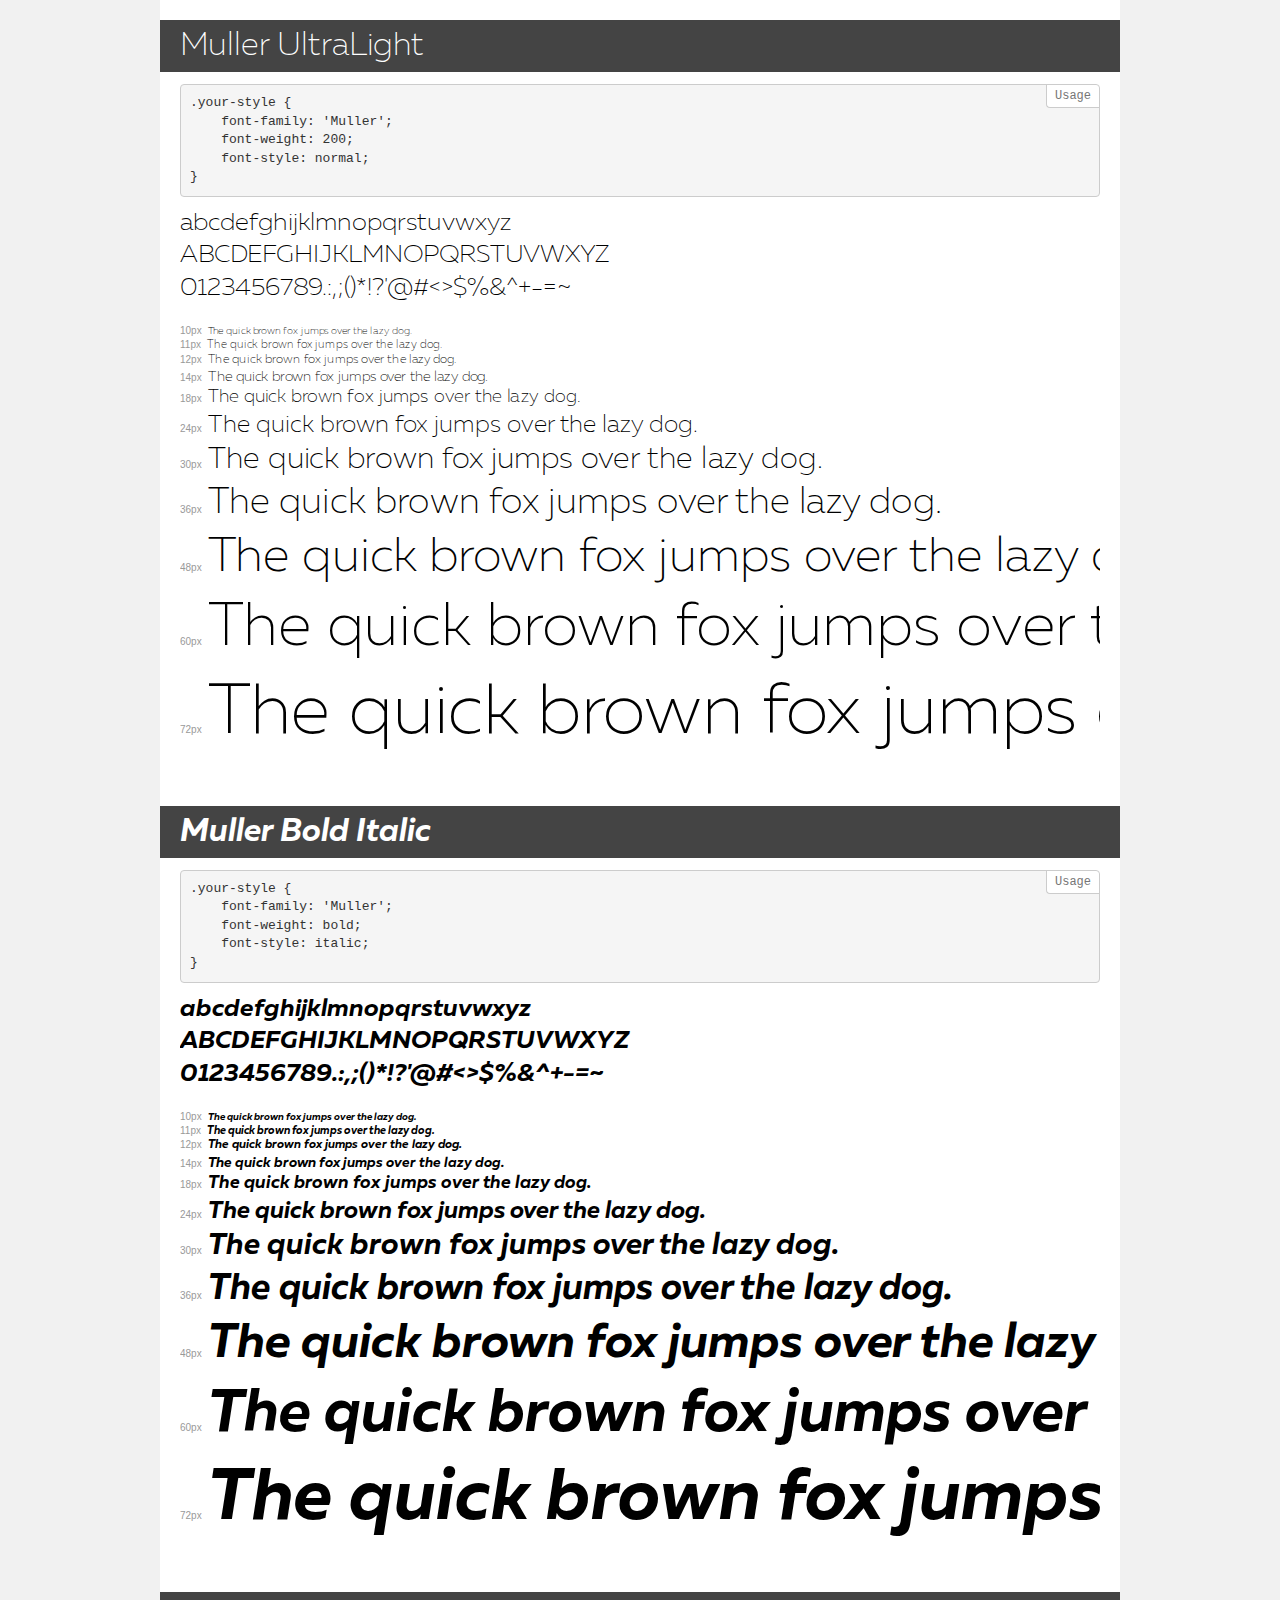
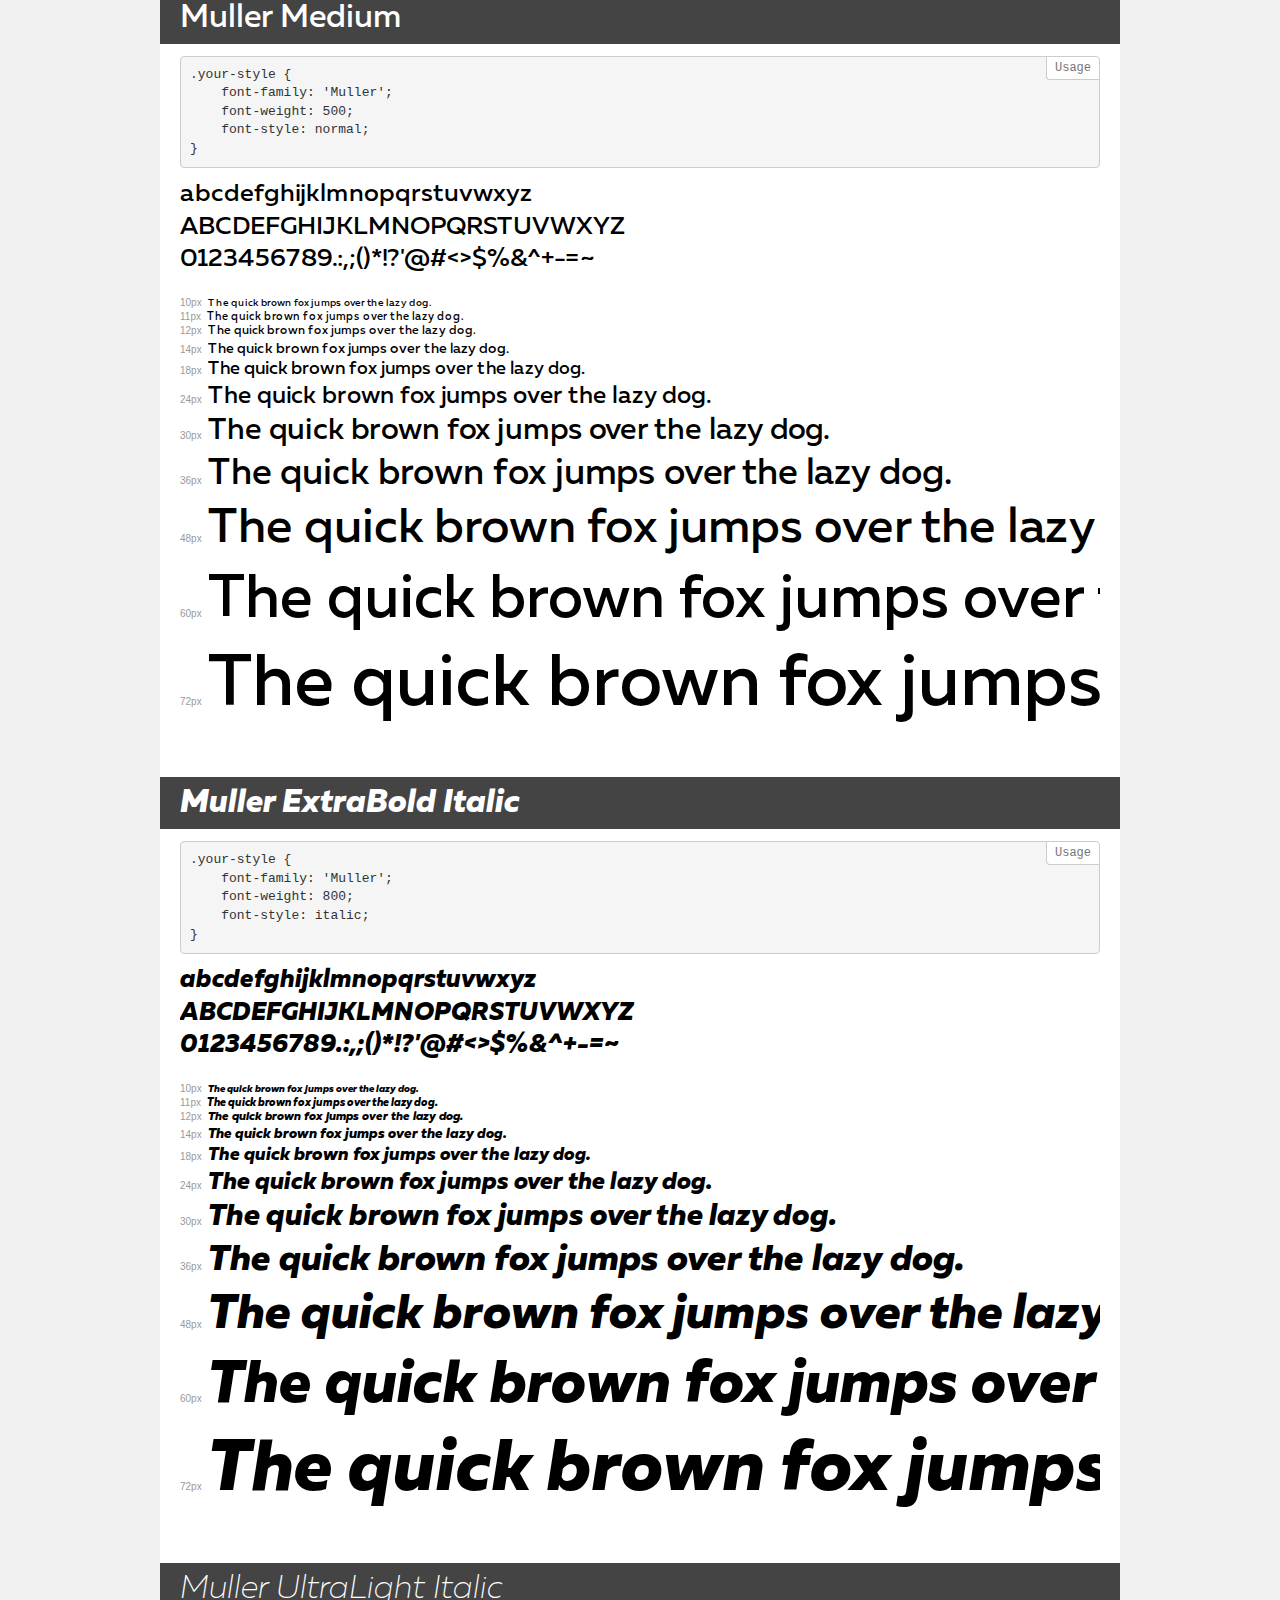
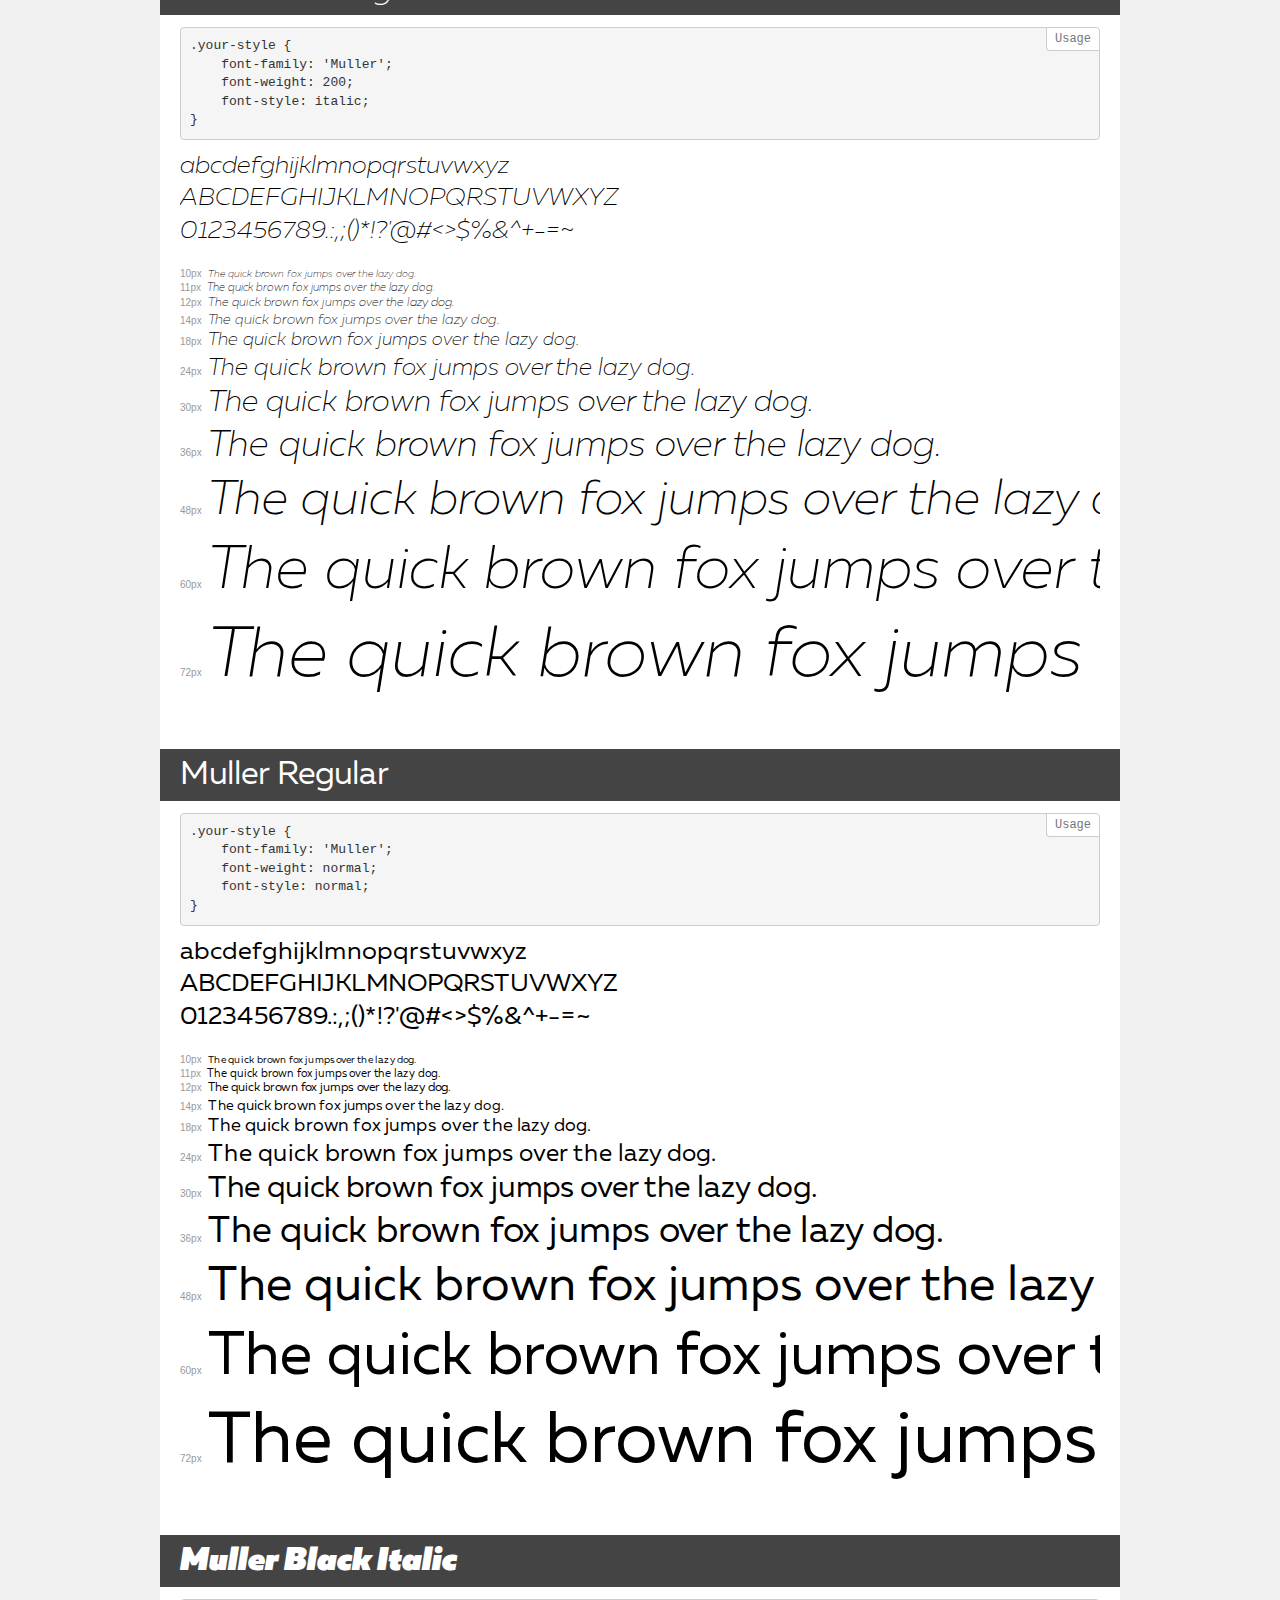
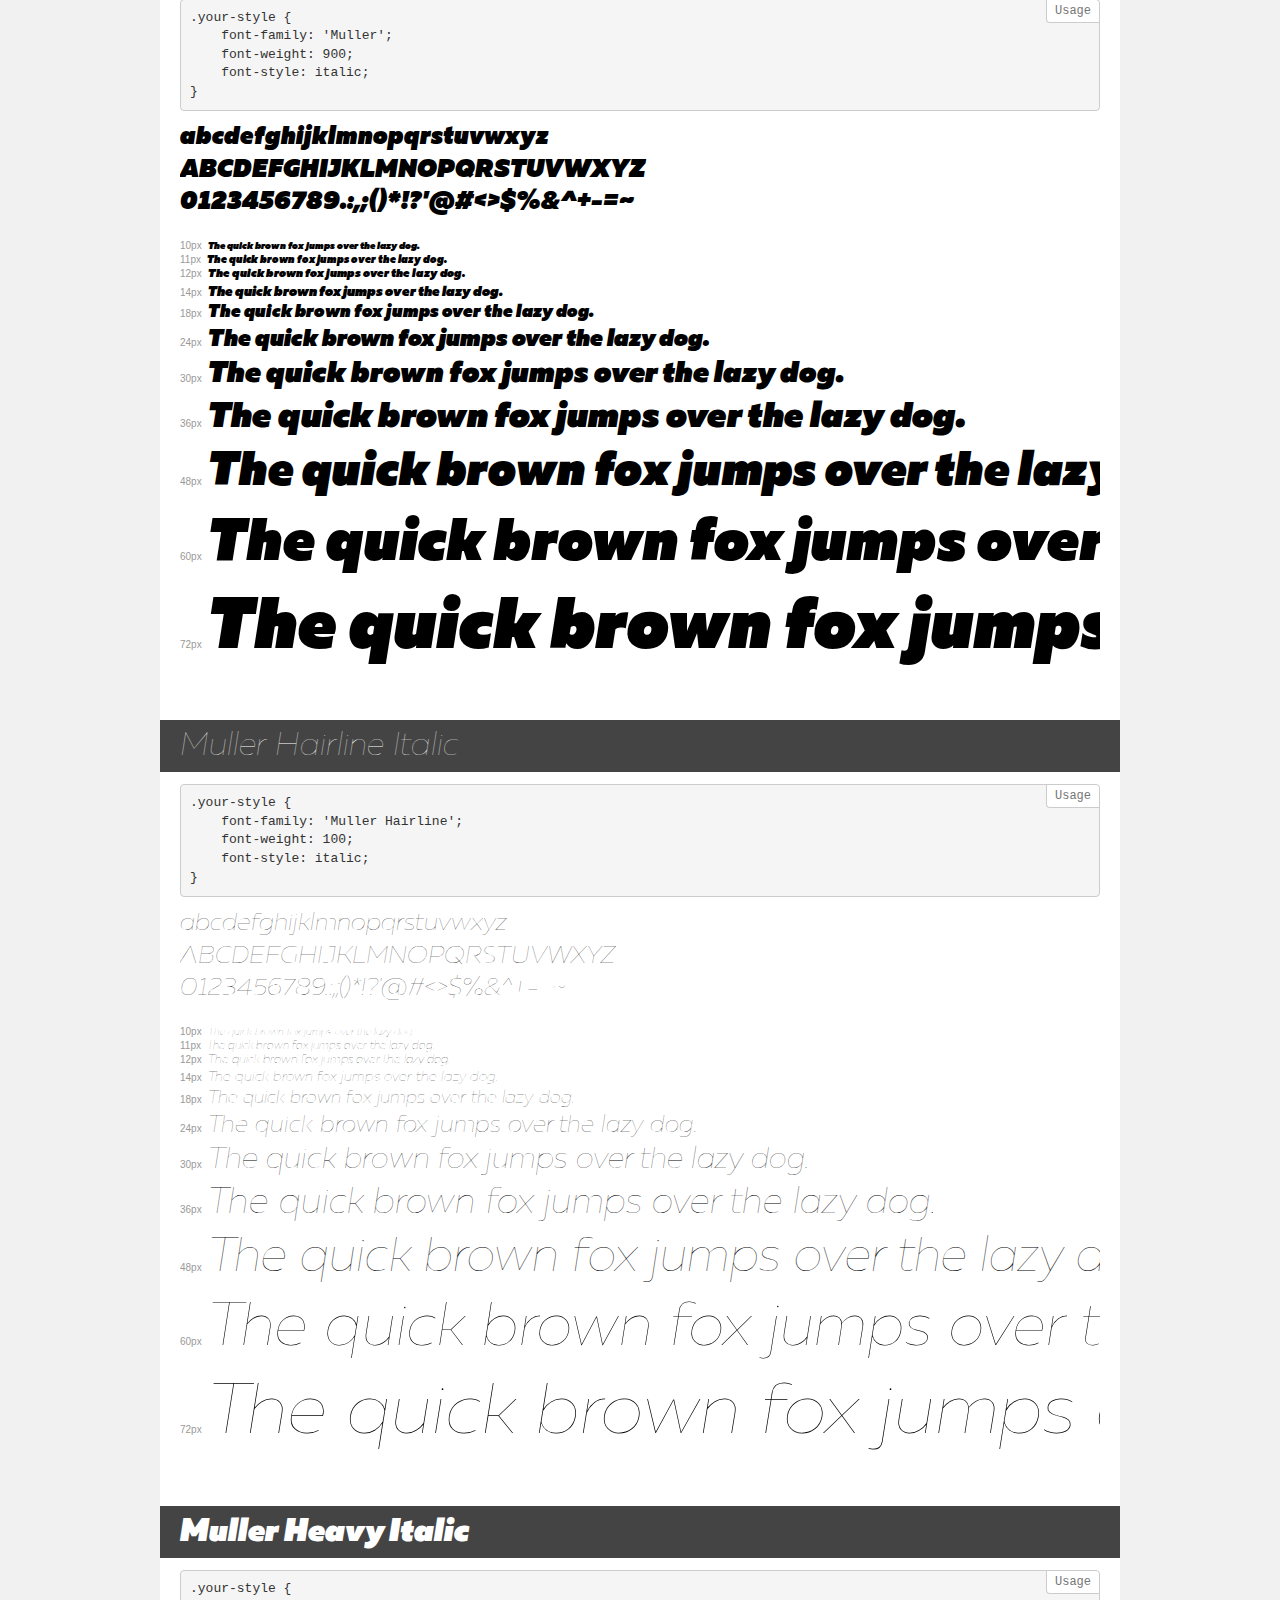
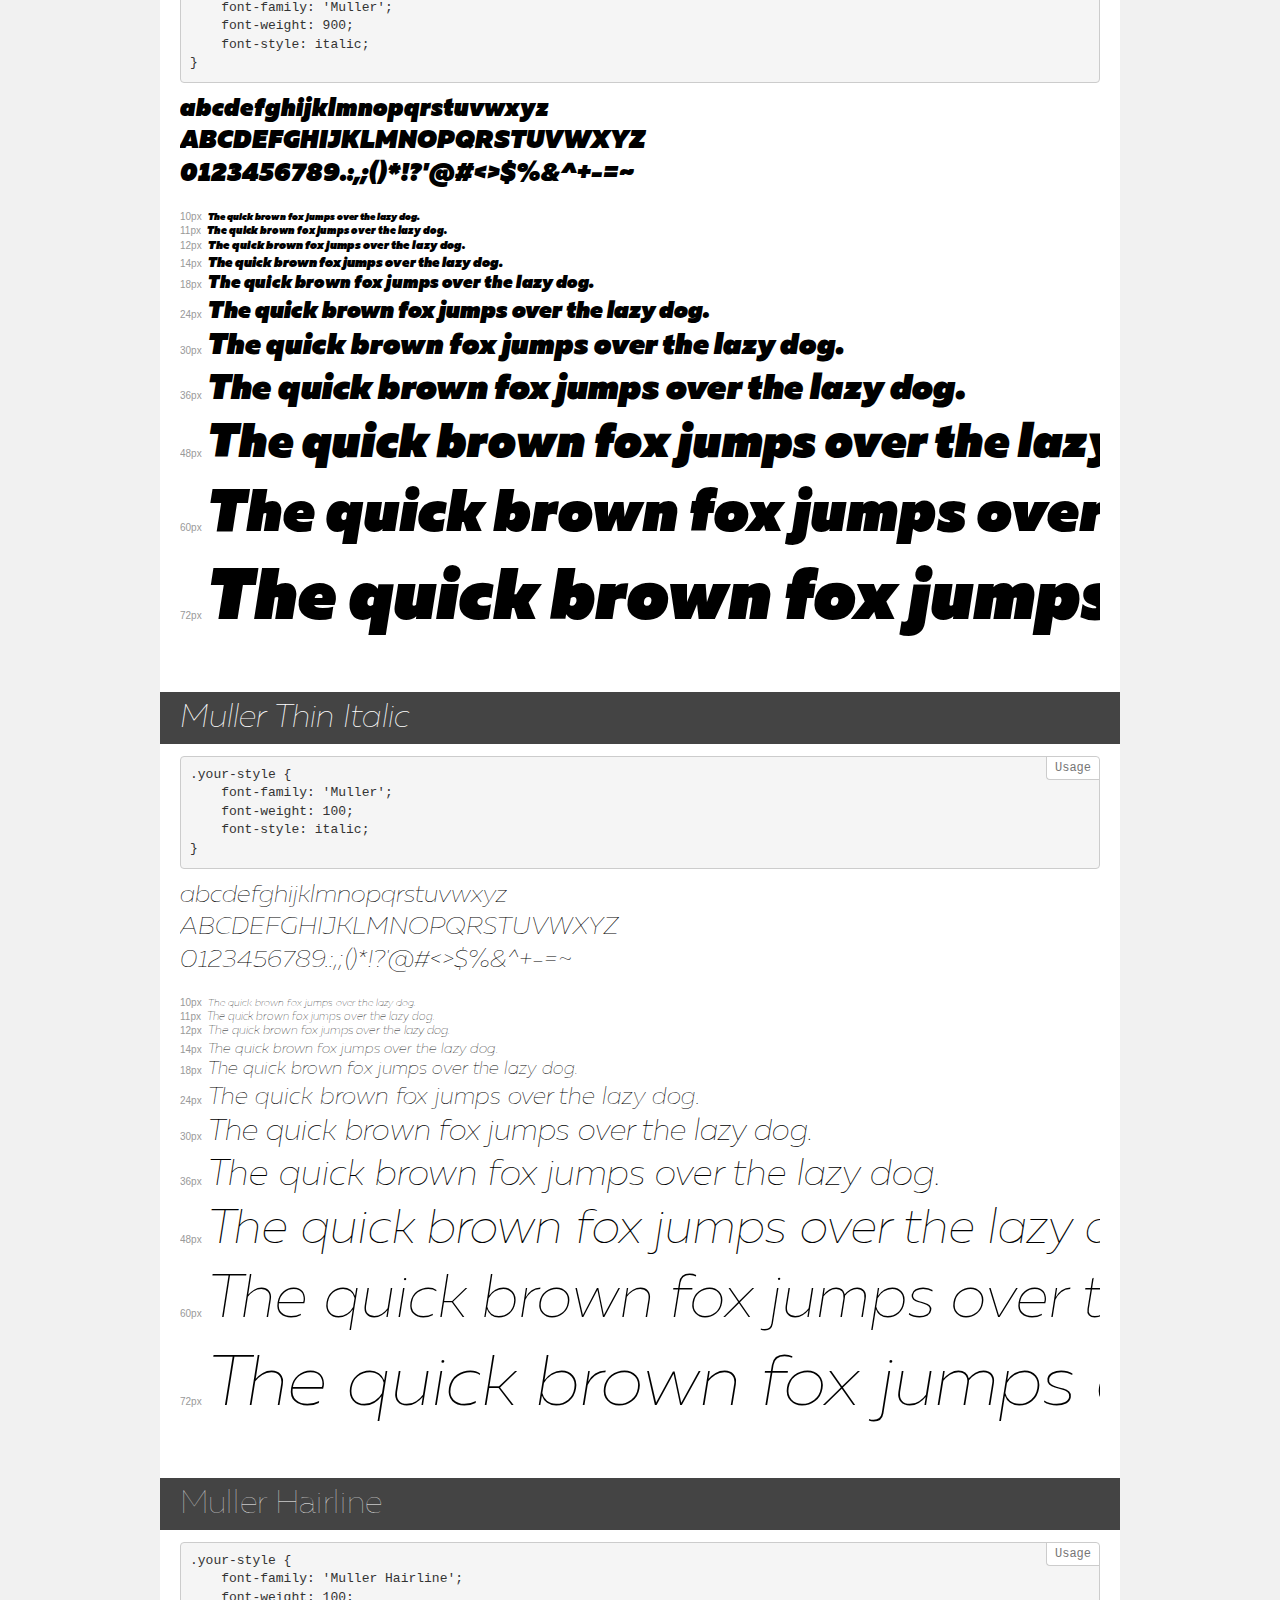
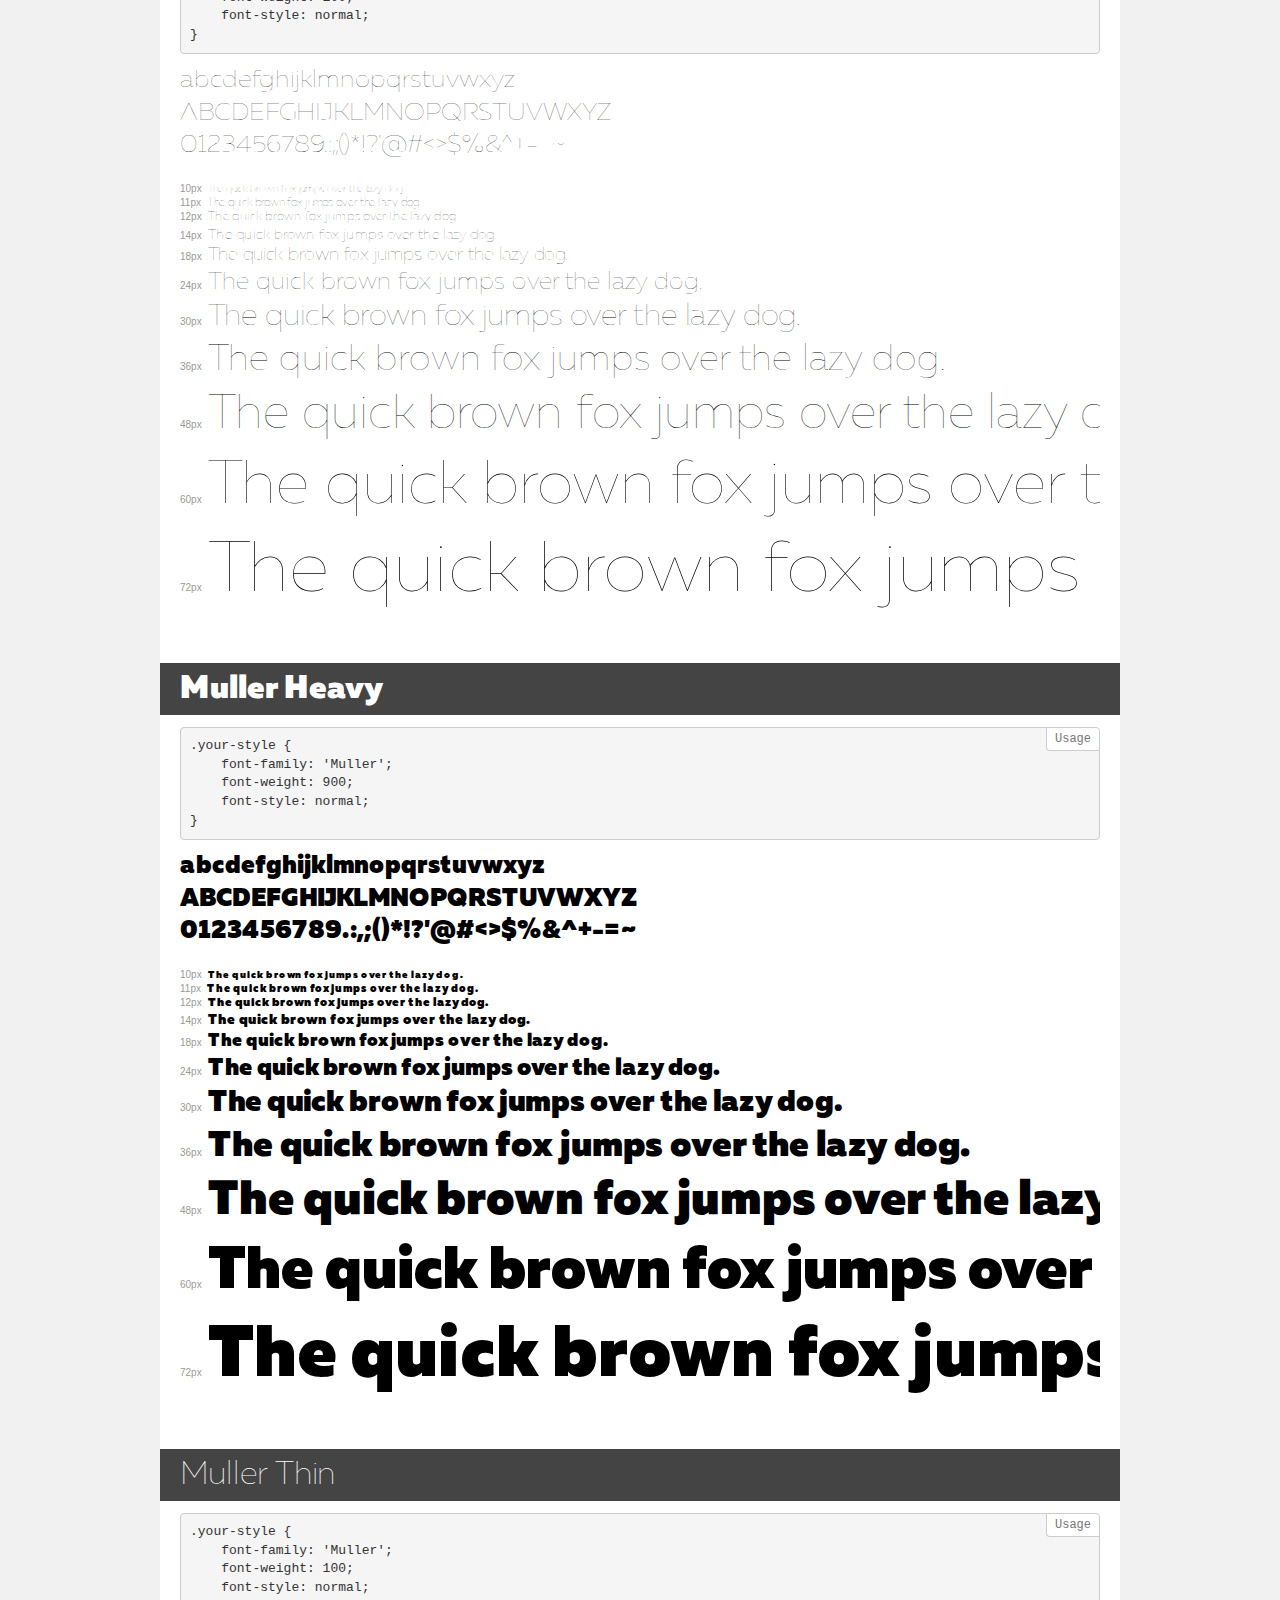
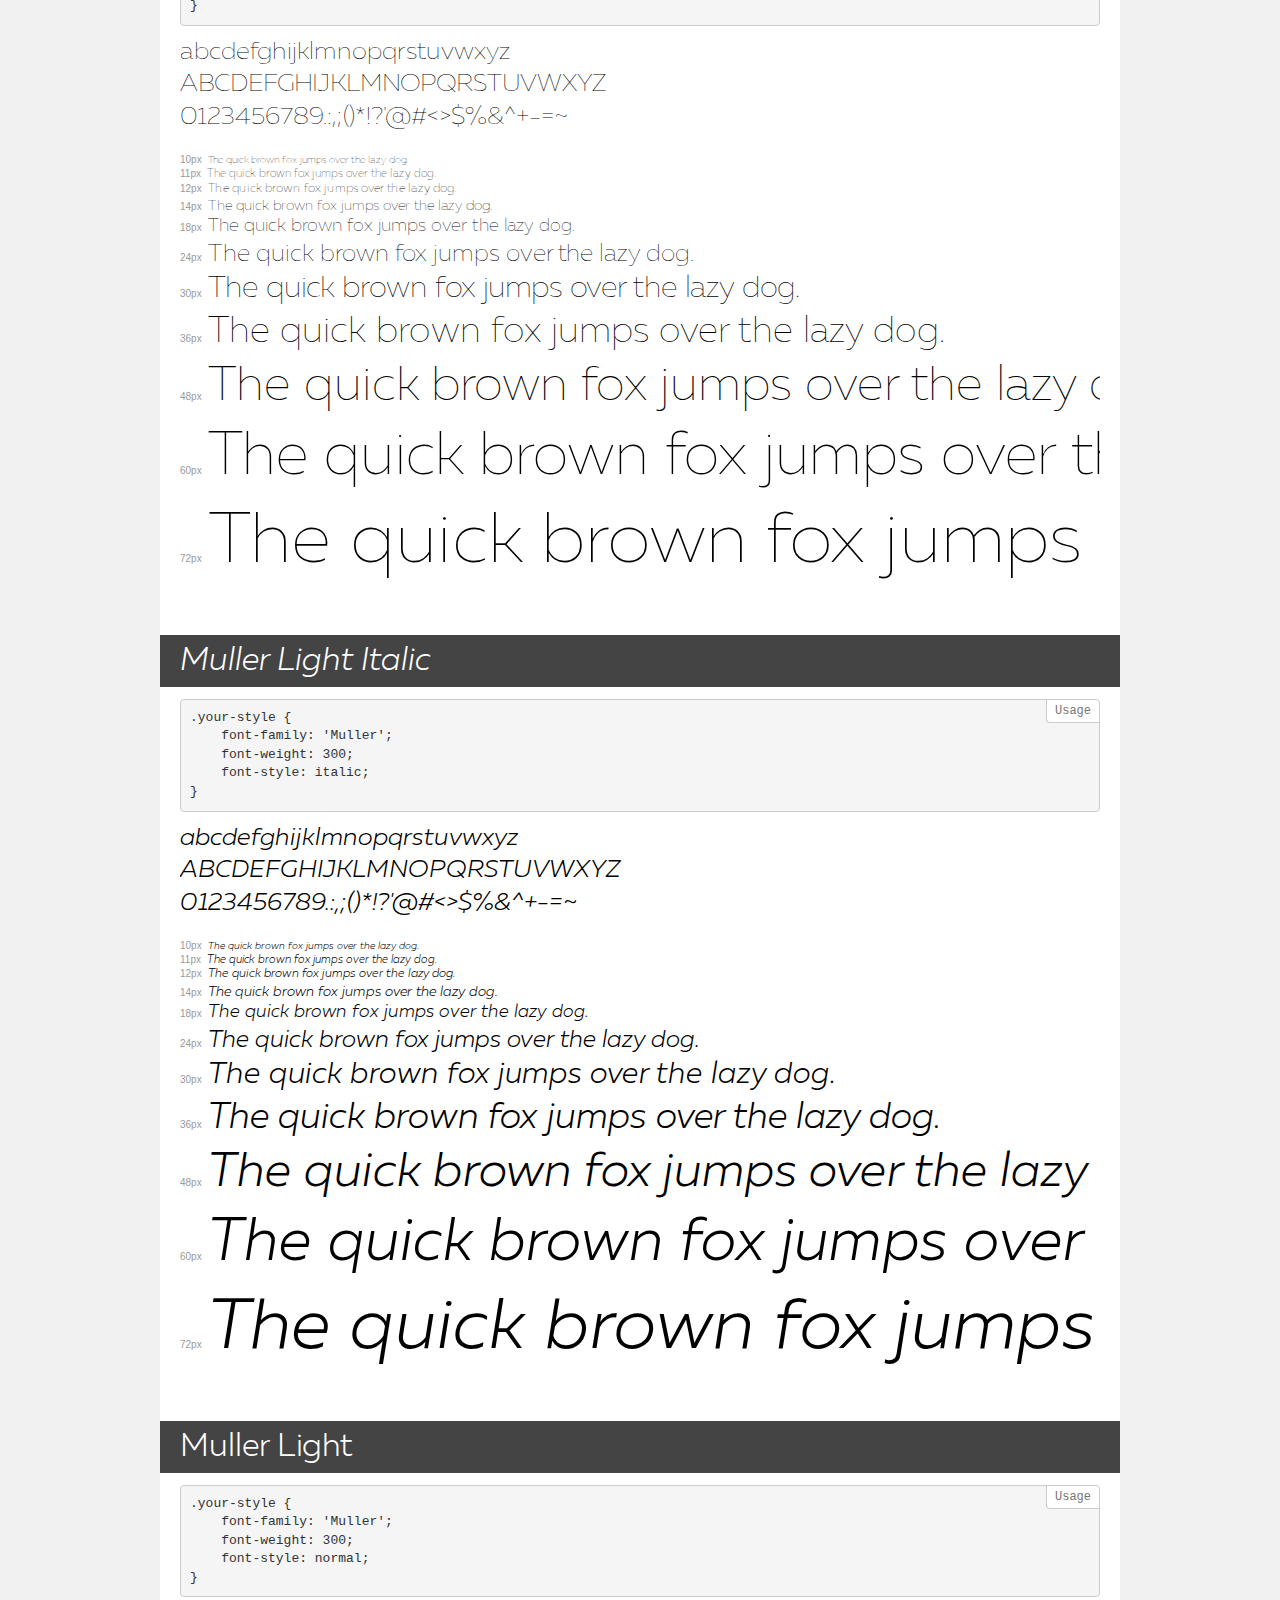
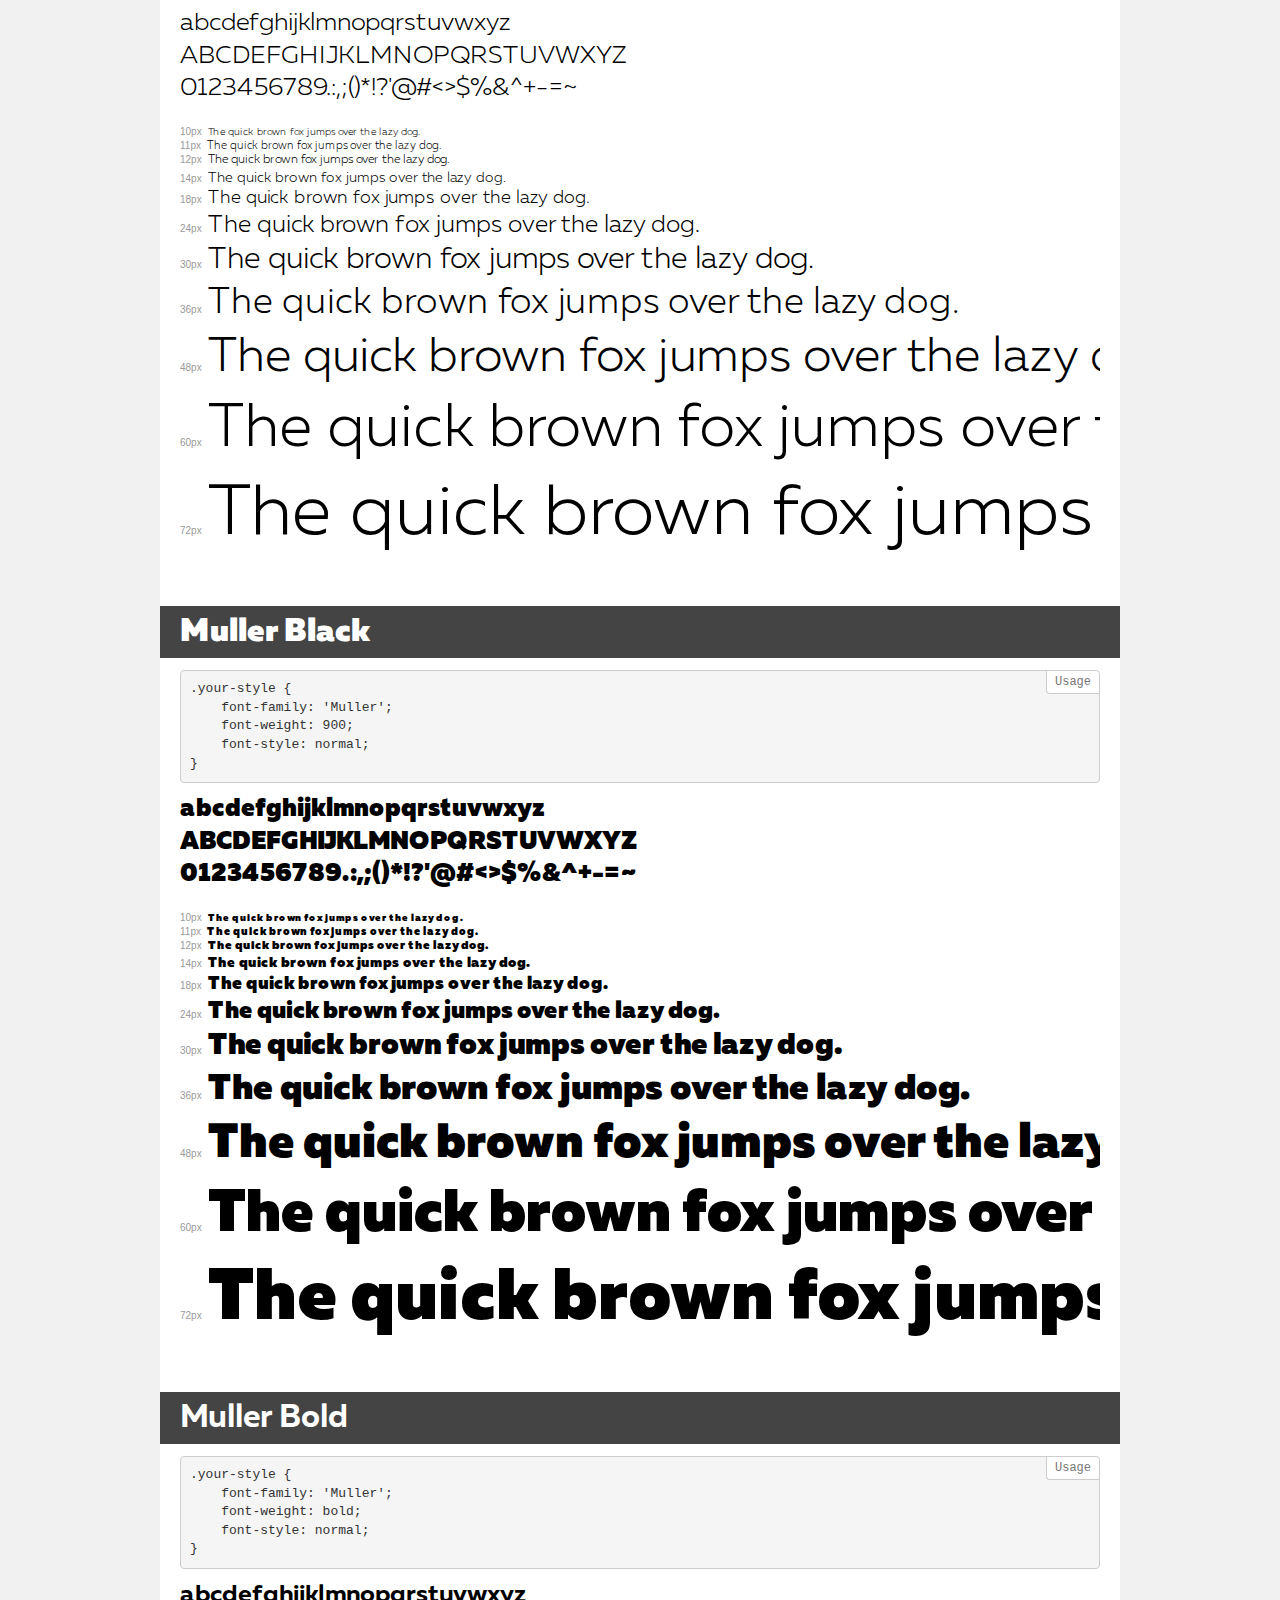
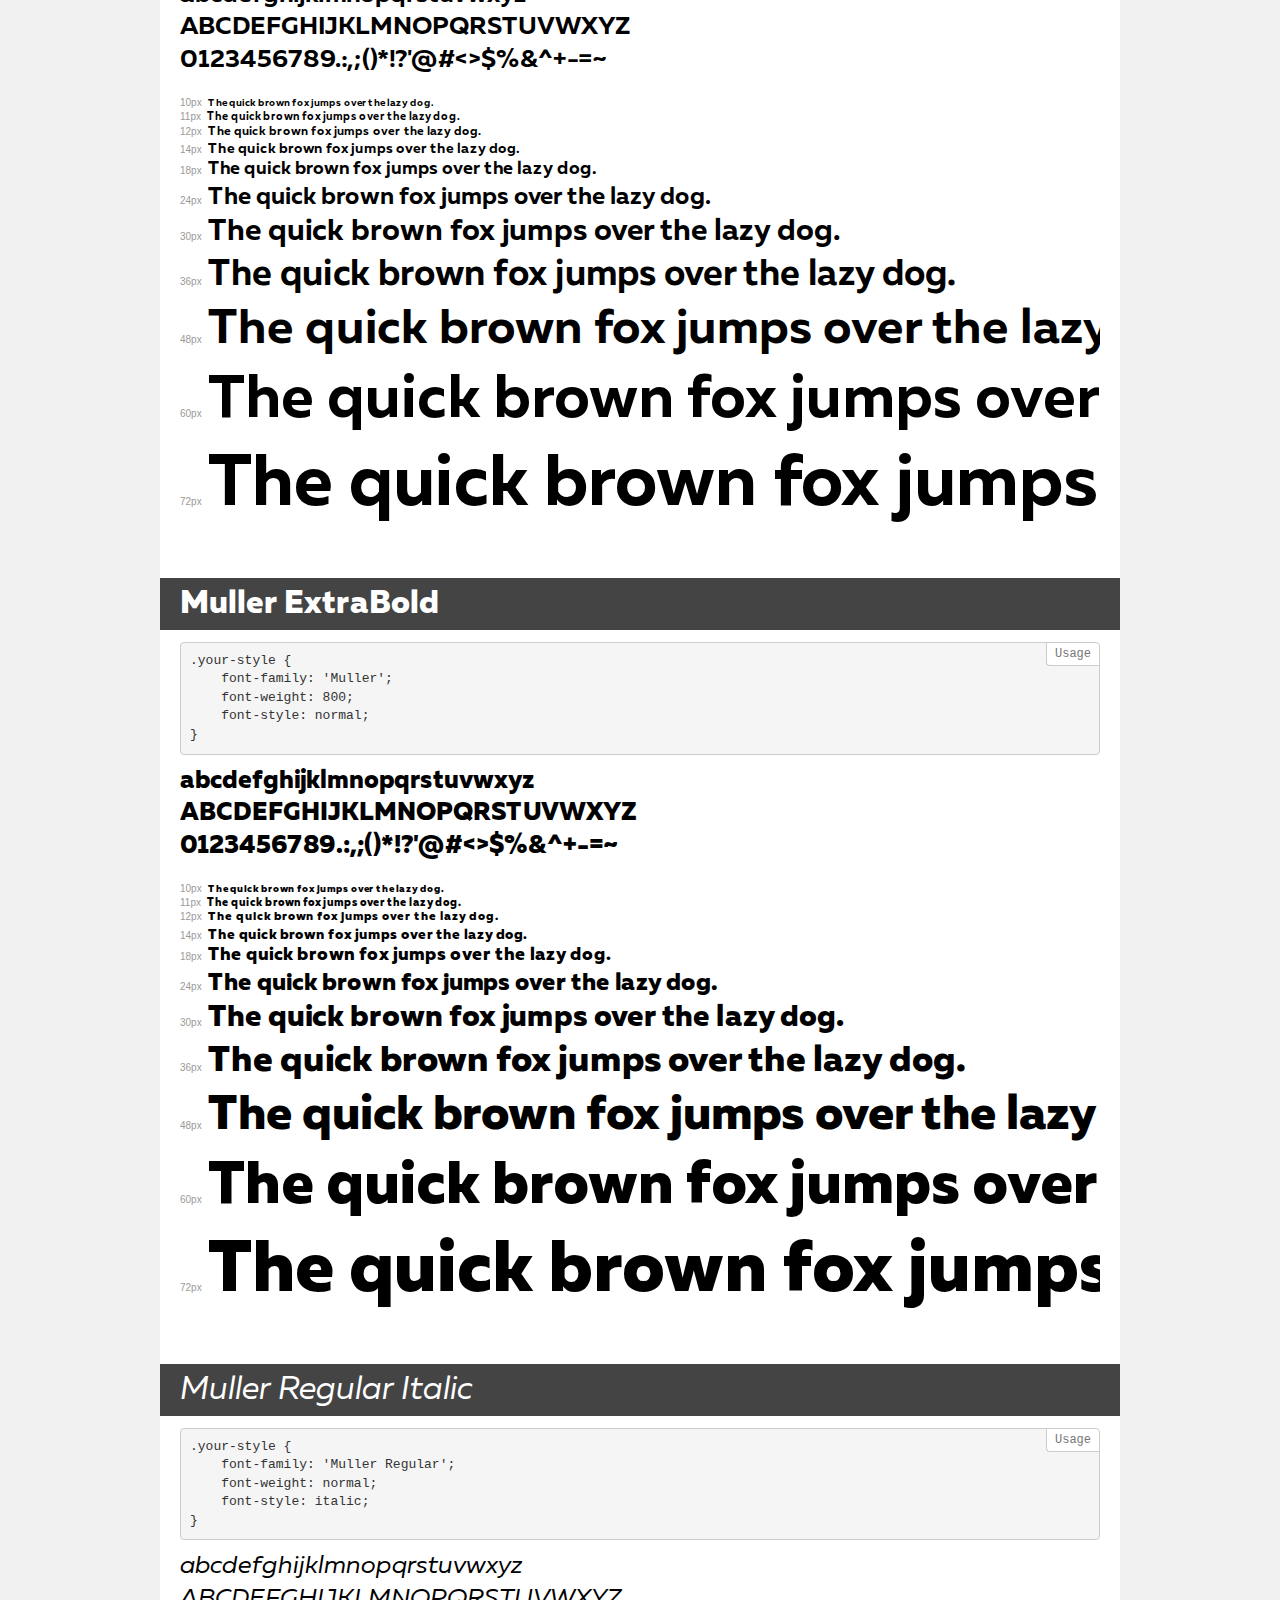
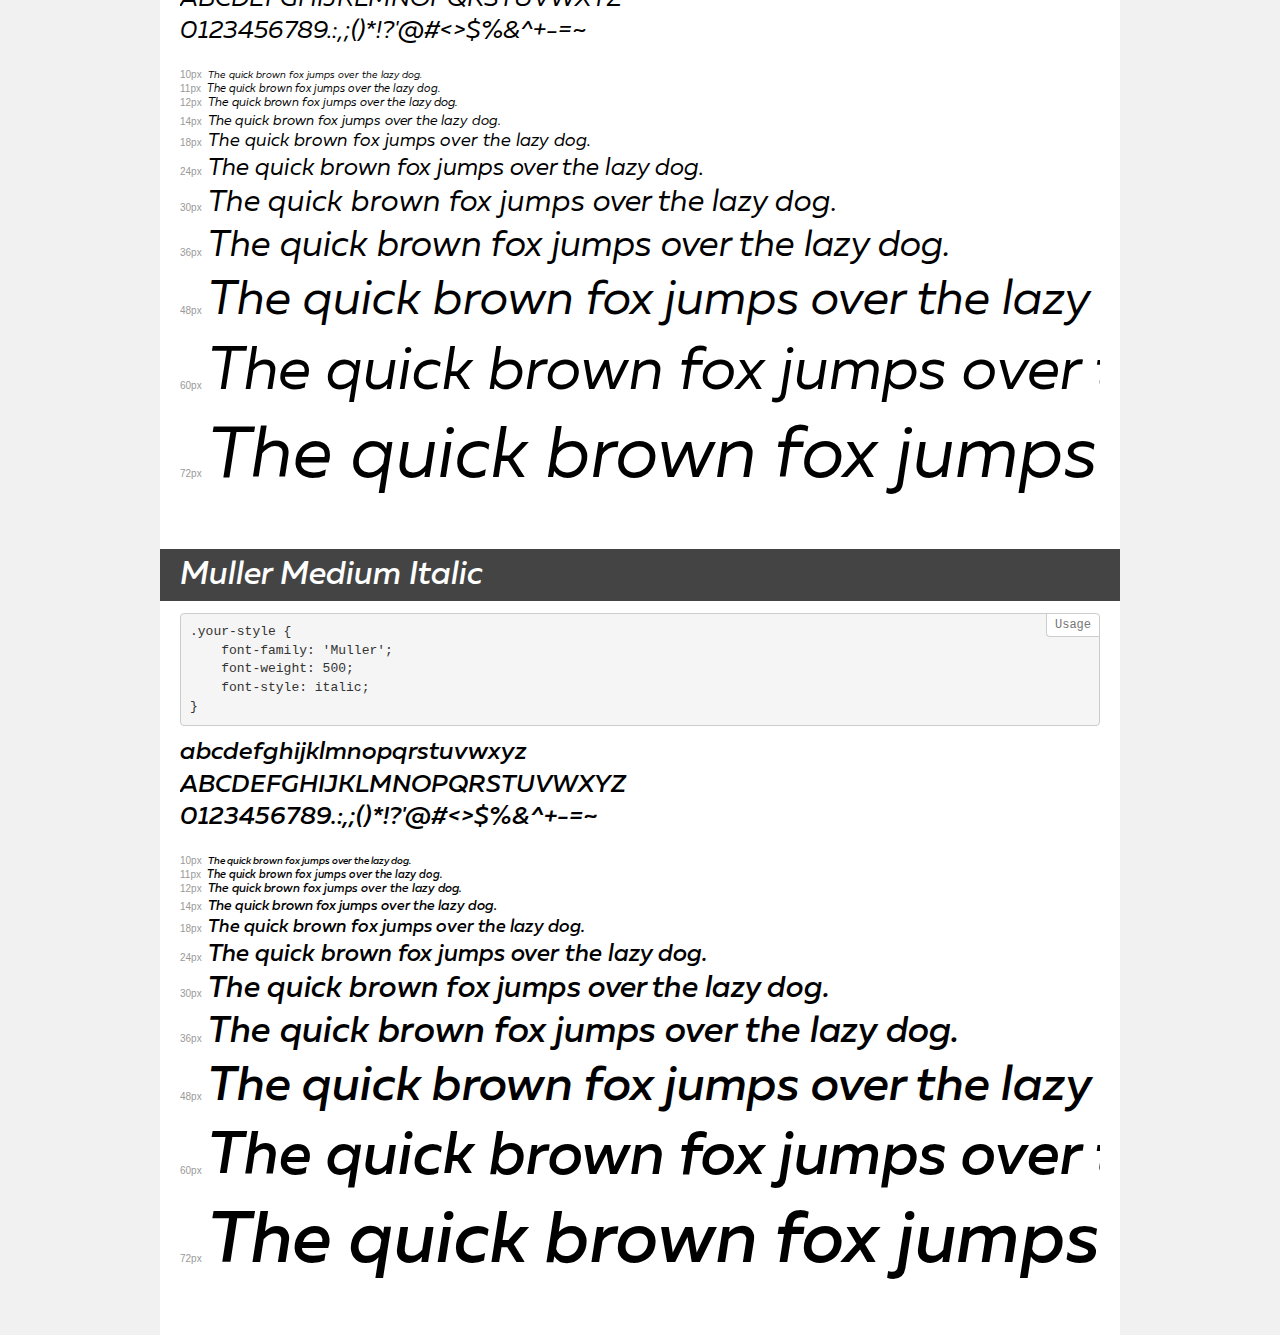
<file: fonts/Muller/demo.html>
<!DOCTYPE html>
<html>
<head>
    <meta charset="utf-8">
    <meta http-equiv="X-UA-Compatible" content="IE=edge">
    <meta name="viewport" content="width=device-width, initial-scale=1">
    <meta name="robots" content="noindex, noarchive">
    <meta name="format-detection" content="telephone=no">
    <title>Transfonter demo</title>
    <link href="stylesheet.css" rel="stylesheet">
    <style>
        /*
        http://meyerweb.com/eric/tools/css/reset/
        v2.0 | 20110126
        License: none (public domain)
        */
        html, body, div, span, applet, object, iframe,
        h1, h2, h3, h4, h5, h6, p, blockquote, pre,
        a, abbr, acronym, address, big, cite, code,
        del, dfn, em, img, ins, kbd, q, s, samp,
        small, strike, strong, sub, sup, tt, var,
        b, u, i, center,
        dl, dt, dd, ol, ul, li,
        fieldset, form, label, legend,
        table, caption, tbody, tfoot, thead, tr, th, td,
        article, aside, canvas, details, embed,
        figure, figcaption, footer, header, hgroup,
        menu, nav, output, ruby, section, summary,
        time, mark, audio, video {
            margin: 0;
            padding: 0;
            border: 0;
            font-size: 100%;
            font: inherit;
            vertical-align: baseline;
        }
        /* HTML5 display-role reset for older browsers */
        article, aside, details, figcaption, figure,
        footer, header, hgroup, menu, nav, section {
            display: block;
        }
        body {
            line-height: 1;
        }
        ol, ul {
            list-style: none;
        }
        blockquote, q {
            quotes: none;
        }
        blockquote:before, blockquote:after,
        q:before, q:after {
            content: '';
            content: none;
        }
        table {
            border-collapse: collapse;
            border-spacing: 0;
        }
        /* common styles */
        body {
            background: #f1f1f1;
            color: #000;
        }
        .page {
            background: #fff;
            width: 920px;
            margin: 0 auto;
            padding: 20px 20px 0 20px;
            overflow: hidden;
        }
        .font-container {
            overflow-x: auto;
            overflow-y: hidden;
            margin-bottom: 40px;
            line-height: 1.3;
            white-space: nowrap;
            padding-bottom: 5px;
        }
        h1 {
            position: relative;
            background: #444;
            font-size: 32px;
            color: #fff;
            padding: 10px 20px;
            margin: 0 -20px 12px -20px;
        }
        .letters {
            font-size: 25px;
            margin-bottom: 20px;
        }
        .s10:before {
            content: '10px';
        }
        .s11:before {
            content: '11px';
        }
        .s12:before {
            content: '12px';
        }
        .s14:before {
            content: '14px';
        }
        .s18:before {
            content: '18px';
        }
        .s24:before {
            content: '24px';
        }
        .s30:before {
            content: '30px';
        }
        .s36:before {
            content: '36px';
        }
        .s48:before {
            content: '48px';
        }
        .s60:before {
            content: '60px';
        }
        .s72:before {
            content: '72px';
        }
        .s10:before, .s11:before, .s12:before, .s14:before,
        .s18:before, .s24:before, .s30:before, .s36:before,
        .s48:before, .s60:before, .s72:before {
            font-family: Arial, sans-serif;
            font-size: 10px;
            font-weight: normal;
            font-style: normal;
            color: #999;
            padding-right: 6px;
        }
        pre {
            display: block;
            position: relative;
            padding: 9px;
            margin: 0 0 10px;
            font-family: Monaco, Menlo, Consolas, "Courier New", monospace !important;
            font-size: 13px;
            line-height: 1.428571429;
            color: #333;
            font-weight: normal !important;
            font-style: normal !important;
            background-color: #f5f5f5;
            border: 1px solid #ccc;
            overflow-x: auto;
            border-radius: 4px;
        }
        pre:after {
            display: block;
            position: absolute;
            right: 0;
            top: 0;
            content: 'Usage';
            line-height: 1;
            padding: 5px 8px;
            font-size: 12px;
            color: #767676;
            background-color: #fff;
            border: 1px solid #ccc;
            border-right: none;
            border-top: none;
            border-radius: 0 4px 0 4px;
            z-index: 10;
        }
        /* responsive */
        @media (max-width: 959px) {
            .page {
                width: auto;
                margin: 0;
            }
        }
    </style>
</head>
<body>
<div class="page">
    <div class="demo" style="font-family: 'Muller'; font-weight: 200; font-style: normal;">
        <h1>Muller UltraLight</h1>
        <pre>.your-style {
    font-family: 'Muller';
    font-weight: 200;
    font-style: normal;
}</pre>
        <div class="font-container">
            <p class="letters">
                abcdefghijklmnopqrstuvwxyz<br>
ABCDEFGHIJKLMNOPQRSTUVWXYZ<br>
                0123456789.:,;()*!?'@#<>$%&^+-=~
            </p>
            <p class="s10" style="font-size: 10px;">The quick brown fox jumps over the lazy dog.</p>
            <p class="s11" style="font-size: 11px;">The quick brown fox jumps over the lazy dog.</p>
            <p class="s12" style="font-size: 12px;">The quick brown fox jumps over the lazy dog.</p>
            <p class="s14" style="font-size: 14px;">The quick brown fox jumps over the lazy dog.</p>
            <p class="s18" style="font-size: 18px;">The quick brown fox jumps over the lazy dog.</p>
            <p class="s24" style="font-size: 24px;">The quick brown fox jumps over the lazy dog.</p>
            <p class="s30" style="font-size: 30px;">The quick brown fox jumps over the lazy dog.</p>
            <p class="s36" style="font-size: 36px;">The quick brown fox jumps over the lazy dog.</p>
            <p class="s48" style="font-size: 48px;">The quick brown fox jumps over the lazy dog.</p>
            <p class="s60" style="font-size: 60px;">The quick brown fox jumps over the lazy dog.</p>
            <p class="s72" style="font-size: 72px;">The quick brown fox jumps over the lazy dog.</p>
        </div>
    </div>
    <div class="demo" style="font-family: 'Muller'; font-weight: bold; font-style: italic;">
        <h1>Muller Bold Italic</h1>
        <pre>.your-style {
    font-family: 'Muller';
    font-weight: bold;
    font-style: italic;
}</pre>
        <div class="font-container">
            <p class="letters">
                abcdefghijklmnopqrstuvwxyz<br>
ABCDEFGHIJKLMNOPQRSTUVWXYZ<br>
                0123456789.:,;()*!?'@#<>$%&^+-=~
            </p>
            <p class="s10" style="font-size: 10px;">The quick brown fox jumps over the lazy dog.</p>
            <p class="s11" style="font-size: 11px;">The quick brown fox jumps over the lazy dog.</p>
            <p class="s12" style="font-size: 12px;">The quick brown fox jumps over the lazy dog.</p>
            <p class="s14" style="font-size: 14px;">The quick brown fox jumps over the lazy dog.</p>
            <p class="s18" style="font-size: 18px;">The quick brown fox jumps over the lazy dog.</p>
            <p class="s24" style="font-size: 24px;">The quick brown fox jumps over the lazy dog.</p>
            <p class="s30" style="font-size: 30px;">The quick brown fox jumps over the lazy dog.</p>
            <p class="s36" style="font-size: 36px;">The quick brown fox jumps over the lazy dog.</p>
            <p class="s48" style="font-size: 48px;">The quick brown fox jumps over the lazy dog.</p>
            <p class="s60" style="font-size: 60px;">The quick brown fox jumps over the lazy dog.</p>
            <p class="s72" style="font-size: 72px;">The quick brown fox jumps over the lazy dog.</p>
        </div>
    </div>
    <div class="demo" style="font-family: 'Muller'; font-weight: 500; font-style: normal;">
        <h1>Muller Medium</h1>
        <pre>.your-style {
    font-family: 'Muller';
    font-weight: 500;
    font-style: normal;
}</pre>
        <div class="font-container">
            <p class="letters">
                abcdefghijklmnopqrstuvwxyz<br>
ABCDEFGHIJKLMNOPQRSTUVWXYZ<br>
                0123456789.:,;()*!?'@#<>$%&^+-=~
            </p>
            <p class="s10" style="font-size: 10px;">The quick brown fox jumps over the lazy dog.</p>
            <p class="s11" style="font-size: 11px;">The quick brown fox jumps over the lazy dog.</p>
            <p class="s12" style="font-size: 12px;">The quick brown fox jumps over the lazy dog.</p>
            <p class="s14" style="font-size: 14px;">The quick brown fox jumps over the lazy dog.</p>
            <p class="s18" style="font-size: 18px;">The quick brown fox jumps over the lazy dog.</p>
            <p class="s24" style="font-size: 24px;">The quick brown fox jumps over the lazy dog.</p>
            <p class="s30" style="font-size: 30px;">The quick brown fox jumps over the lazy dog.</p>
            <p class="s36" style="font-size: 36px;">The quick brown fox jumps over the lazy dog.</p>
            <p class="s48" style="font-size: 48px;">The quick brown fox jumps over the lazy dog.</p>
            <p class="s60" style="font-size: 60px;">The quick brown fox jumps over the lazy dog.</p>
            <p class="s72" style="font-size: 72px;">The quick brown fox jumps over the lazy dog.</p>
        </div>
    </div>
    <div class="demo" style="font-family: 'Muller'; font-weight: 800; font-style: italic;">
        <h1>Muller ExtraBold Italic</h1>
        <pre>.your-style {
    font-family: 'Muller';
    font-weight: 800;
    font-style: italic;
}</pre>
        <div class="font-container">
            <p class="letters">
                abcdefghijklmnopqrstuvwxyz<br>
ABCDEFGHIJKLMNOPQRSTUVWXYZ<br>
                0123456789.:,;()*!?'@#<>$%&^+-=~
            </p>
            <p class="s10" style="font-size: 10px;">The quick brown fox jumps over the lazy dog.</p>
            <p class="s11" style="font-size: 11px;">The quick brown fox jumps over the lazy dog.</p>
            <p class="s12" style="font-size: 12px;">The quick brown fox jumps over the lazy dog.</p>
            <p class="s14" style="font-size: 14px;">The quick brown fox jumps over the lazy dog.</p>
            <p class="s18" style="font-size: 18px;">The quick brown fox jumps over the lazy dog.</p>
            <p class="s24" style="font-size: 24px;">The quick brown fox jumps over the lazy dog.</p>
            <p class="s30" style="font-size: 30px;">The quick brown fox jumps over the lazy dog.</p>
            <p class="s36" style="font-size: 36px;">The quick brown fox jumps over the lazy dog.</p>
            <p class="s48" style="font-size: 48px;">The quick brown fox jumps over the lazy dog.</p>
            <p class="s60" style="font-size: 60px;">The quick brown fox jumps over the lazy dog.</p>
            <p class="s72" style="font-size: 72px;">The quick brown fox jumps over the lazy dog.</p>
        </div>
    </div>
    <div class="demo" style="font-family: 'Muller'; font-weight: 200; font-style: italic;">
        <h1>Muller UltraLight Italic</h1>
        <pre>.your-style {
    font-family: 'Muller';
    font-weight: 200;
    font-style: italic;
}</pre>
        <div class="font-container">
            <p class="letters">
                abcdefghijklmnopqrstuvwxyz<br>
ABCDEFGHIJKLMNOPQRSTUVWXYZ<br>
                0123456789.:,;()*!?'@#<>$%&^+-=~
            </p>
            <p class="s10" style="font-size: 10px;">The quick brown fox jumps over the lazy dog.</p>
            <p class="s11" style="font-size: 11px;">The quick brown fox jumps over the lazy dog.</p>
            <p class="s12" style="font-size: 12px;">The quick brown fox jumps over the lazy dog.</p>
            <p class="s14" style="font-size: 14px;">The quick brown fox jumps over the lazy dog.</p>
            <p class="s18" style="font-size: 18px;">The quick brown fox jumps over the lazy dog.</p>
            <p class="s24" style="font-size: 24px;">The quick brown fox jumps over the lazy dog.</p>
            <p class="s30" style="font-size: 30px;">The quick brown fox jumps over the lazy dog.</p>
            <p class="s36" style="font-size: 36px;">The quick brown fox jumps over the lazy dog.</p>
            <p class="s48" style="font-size: 48px;">The quick brown fox jumps over the lazy dog.</p>
            <p class="s60" style="font-size: 60px;">The quick brown fox jumps over the lazy dog.</p>
            <p class="s72" style="font-size: 72px;">The quick brown fox jumps over the lazy dog.</p>
        </div>
    </div>
    <div class="demo" style="font-family: 'Muller'; font-weight: normal; font-style: normal;">
        <h1>Muller Regular</h1>
        <pre>.your-style {
    font-family: 'Muller';
    font-weight: normal;
    font-style: normal;
}</pre>
        <div class="font-container">
            <p class="letters">
                abcdefghijklmnopqrstuvwxyz<br>
ABCDEFGHIJKLMNOPQRSTUVWXYZ<br>
                0123456789.:,;()*!?'@#<>$%&^+-=~
            </p>
            <p class="s10" style="font-size: 10px;">The quick brown fox jumps over the lazy dog.</p>
            <p class="s11" style="font-size: 11px;">The quick brown fox jumps over the lazy dog.</p>
            <p class="s12" style="font-size: 12px;">The quick brown fox jumps over the lazy dog.</p>
            <p class="s14" style="font-size: 14px;">The quick brown fox jumps over the lazy dog.</p>
            <p class="s18" style="font-size: 18px;">The quick brown fox jumps over the lazy dog.</p>
            <p class="s24" style="font-size: 24px;">The quick brown fox jumps over the lazy dog.</p>
            <p class="s30" style="font-size: 30px;">The quick brown fox jumps over the lazy dog.</p>
            <p class="s36" style="font-size: 36px;">The quick brown fox jumps over the lazy dog.</p>
            <p class="s48" style="font-size: 48px;">The quick brown fox jumps over the lazy dog.</p>
            <p class="s60" style="font-size: 60px;">The quick brown fox jumps over the lazy dog.</p>
            <p class="s72" style="font-size: 72px;">The quick brown fox jumps over the lazy dog.</p>
        </div>
    </div>
    <div class="demo" style="font-family: 'Muller'; font-weight: 900; font-style: italic;">
        <h1>Muller Black Italic</h1>
        <pre>.your-style {
    font-family: 'Muller';
    font-weight: 900;
    font-style: italic;
}</pre>
        <div class="font-container">
            <p class="letters">
                abcdefghijklmnopqrstuvwxyz<br>
ABCDEFGHIJKLMNOPQRSTUVWXYZ<br>
                0123456789.:,;()*!?'@#<>$%&^+-=~
            </p>
            <p class="s10" style="font-size: 10px;">The quick brown fox jumps over the lazy dog.</p>
            <p class="s11" style="font-size: 11px;">The quick brown fox jumps over the lazy dog.</p>
            <p class="s12" style="font-size: 12px;">The quick brown fox jumps over the lazy dog.</p>
            <p class="s14" style="font-size: 14px;">The quick brown fox jumps over the lazy dog.</p>
            <p class="s18" style="font-size: 18px;">The quick brown fox jumps over the lazy dog.</p>
            <p class="s24" style="font-size: 24px;">The quick brown fox jumps over the lazy dog.</p>
            <p class="s30" style="font-size: 30px;">The quick brown fox jumps over the lazy dog.</p>
            <p class="s36" style="font-size: 36px;">The quick brown fox jumps over the lazy dog.</p>
            <p class="s48" style="font-size: 48px;">The quick brown fox jumps over the lazy dog.</p>
            <p class="s60" style="font-size: 60px;">The quick brown fox jumps over the lazy dog.</p>
            <p class="s72" style="font-size: 72px;">The quick brown fox jumps over the lazy dog.</p>
        </div>
    </div>
    <div class="demo" style="font-family: 'Muller Hairline'; font-weight: 100; font-style: italic;">
        <h1>Muller Hairline Italic</h1>
        <pre>.your-style {
    font-family: 'Muller Hairline';
    font-weight: 100;
    font-style: italic;
}</pre>
        <div class="font-container">
            <p class="letters">
                abcdefghijklmnopqrstuvwxyz<br>
ABCDEFGHIJKLMNOPQRSTUVWXYZ<br>
                0123456789.:,;()*!?'@#<>$%&^+-=~
            </p>
            <p class="s10" style="font-size: 10px;">The quick brown fox jumps over the lazy dog.</p>
            <p class="s11" style="font-size: 11px;">The quick brown fox jumps over the lazy dog.</p>
            <p class="s12" style="font-size: 12px;">The quick brown fox jumps over the lazy dog.</p>
            <p class="s14" style="font-size: 14px;">The quick brown fox jumps over the lazy dog.</p>
            <p class="s18" style="font-size: 18px;">The quick brown fox jumps over the lazy dog.</p>
            <p class="s24" style="font-size: 24px;">The quick brown fox jumps over the lazy dog.</p>
            <p class="s30" style="font-size: 30px;">The quick brown fox jumps over the lazy dog.</p>
            <p class="s36" style="font-size: 36px;">The quick brown fox jumps over the lazy dog.</p>
            <p class="s48" style="font-size: 48px;">The quick brown fox jumps over the lazy dog.</p>
            <p class="s60" style="font-size: 60px;">The quick brown fox jumps over the lazy dog.</p>
            <p class="s72" style="font-size: 72px;">The quick brown fox jumps over the lazy dog.</p>
        </div>
    </div>
    <div class="demo" style="font-family: 'Muller'; font-weight: 900; font-style: italic;">
        <h1>Muller Heavy Italic</h1>
        <pre>.your-style {
    font-family: 'Muller';
    font-weight: 900;
    font-style: italic;
}</pre>
        <div class="font-container">
            <p class="letters">
                abcdefghijklmnopqrstuvwxyz<br>
ABCDEFGHIJKLMNOPQRSTUVWXYZ<br>
                0123456789.:,;()*!?'@#<>$%&^+-=~
            </p>
            <p class="s10" style="font-size: 10px;">The quick brown fox jumps over the lazy dog.</p>
            <p class="s11" style="font-size: 11px;">The quick brown fox jumps over the lazy dog.</p>
            <p class="s12" style="font-size: 12px;">The quick brown fox jumps over the lazy dog.</p>
            <p class="s14" style="font-size: 14px;">The quick brown fox jumps over the lazy dog.</p>
            <p class="s18" style="font-size: 18px;">The quick brown fox jumps over the lazy dog.</p>
            <p class="s24" style="font-size: 24px;">The quick brown fox jumps over the lazy dog.</p>
            <p class="s30" style="font-size: 30px;">The quick brown fox jumps over the lazy dog.</p>
            <p class="s36" style="font-size: 36px;">The quick brown fox jumps over the lazy dog.</p>
            <p class="s48" style="font-size: 48px;">The quick brown fox jumps over the lazy dog.</p>
            <p class="s60" style="font-size: 60px;">The quick brown fox jumps over the lazy dog.</p>
            <p class="s72" style="font-size: 72px;">The quick brown fox jumps over the lazy dog.</p>
        </div>
    </div>
    <div class="demo" style="font-family: 'Muller'; font-weight: 100; font-style: italic;">
        <h1>Muller Thin Italic</h1>
        <pre>.your-style {
    font-family: 'Muller';
    font-weight: 100;
    font-style: italic;
}</pre>
        <div class="font-container">
            <p class="letters">
                abcdefghijklmnopqrstuvwxyz<br>
ABCDEFGHIJKLMNOPQRSTUVWXYZ<br>
                0123456789.:,;()*!?'@#<>$%&^+-=~
            </p>
            <p class="s10" style="font-size: 10px;">The quick brown fox jumps over the lazy dog.</p>
            <p class="s11" style="font-size: 11px;">The quick brown fox jumps over the lazy dog.</p>
            <p class="s12" style="font-size: 12px;">The quick brown fox jumps over the lazy dog.</p>
            <p class="s14" style="font-size: 14px;">The quick brown fox jumps over the lazy dog.</p>
            <p class="s18" style="font-size: 18px;">The quick brown fox jumps over the lazy dog.</p>
            <p class="s24" style="font-size: 24px;">The quick brown fox jumps over the lazy dog.</p>
            <p class="s30" style="font-size: 30px;">The quick brown fox jumps over the lazy dog.</p>
            <p class="s36" style="font-size: 36px;">The quick brown fox jumps over the lazy dog.</p>
            <p class="s48" style="font-size: 48px;">The quick brown fox jumps over the lazy dog.</p>
            <p class="s60" style="font-size: 60px;">The quick brown fox jumps over the lazy dog.</p>
            <p class="s72" style="font-size: 72px;">The quick brown fox jumps over the lazy dog.</p>
        </div>
    </div>
    <div class="demo" style="font-family: 'Muller Hairline'; font-weight: 100; font-style: normal;">
        <h1>Muller Hairline</h1>
        <pre>.your-style {
    font-family: 'Muller Hairline';
    font-weight: 100;
    font-style: normal;
}</pre>
        <div class="font-container">
            <p class="letters">
                abcdefghijklmnopqrstuvwxyz<br>
ABCDEFGHIJKLMNOPQRSTUVWXYZ<br>
                0123456789.:,;()*!?'@#<>$%&^+-=~
            </p>
            <p class="s10" style="font-size: 10px;">The quick brown fox jumps over the lazy dog.</p>
            <p class="s11" style="font-size: 11px;">The quick brown fox jumps over the lazy dog.</p>
            <p class="s12" style="font-size: 12px;">The quick brown fox jumps over the lazy dog.</p>
            <p class="s14" style="font-size: 14px;">The quick brown fox jumps over the lazy dog.</p>
            <p class="s18" style="font-size: 18px;">The quick brown fox jumps over the lazy dog.</p>
            <p class="s24" style="font-size: 24px;">The quick brown fox jumps over the lazy dog.</p>
            <p class="s30" style="font-size: 30px;">The quick brown fox jumps over the lazy dog.</p>
            <p class="s36" style="font-size: 36px;">The quick brown fox jumps over the lazy dog.</p>
            <p class="s48" style="font-size: 48px;">The quick brown fox jumps over the lazy dog.</p>
            <p class="s60" style="font-size: 60px;">The quick brown fox jumps over the lazy dog.</p>
            <p class="s72" style="font-size: 72px;">The quick brown fox jumps over the lazy dog.</p>
        </div>
    </div>
    <div class="demo" style="font-family: 'Muller'; font-weight: 900; font-style: normal;">
        <h1>Muller Heavy</h1>
        <pre>.your-style {
    font-family: 'Muller';
    font-weight: 900;
    font-style: normal;
}</pre>
        <div class="font-container">
            <p class="letters">
                abcdefghijklmnopqrstuvwxyz<br>
ABCDEFGHIJKLMNOPQRSTUVWXYZ<br>
                0123456789.:,;()*!?'@#<>$%&^+-=~
            </p>
            <p class="s10" style="font-size: 10px;">The quick brown fox jumps over the lazy dog.</p>
            <p class="s11" style="font-size: 11px;">The quick brown fox jumps over the lazy dog.</p>
            <p class="s12" style="font-size: 12px;">The quick brown fox jumps over the lazy dog.</p>
            <p class="s14" style="font-size: 14px;">The quick brown fox jumps over the lazy dog.</p>
            <p class="s18" style="font-size: 18px;">The quick brown fox jumps over the lazy dog.</p>
            <p class="s24" style="font-size: 24px;">The quick brown fox jumps over the lazy dog.</p>
            <p class="s30" style="font-size: 30px;">The quick brown fox jumps over the lazy dog.</p>
            <p class="s36" style="font-size: 36px;">The quick brown fox jumps over the lazy dog.</p>
            <p class="s48" style="font-size: 48px;">The quick brown fox jumps over the lazy dog.</p>
            <p class="s60" style="font-size: 60px;">The quick brown fox jumps over the lazy dog.</p>
            <p class="s72" style="font-size: 72px;">The quick brown fox jumps over the lazy dog.</p>
        </div>
    </div>
    <div class="demo" style="font-family: 'Muller'; font-weight: 100; font-style: normal;">
        <h1>Muller Thin</h1>
        <pre>.your-style {
    font-family: 'Muller';
    font-weight: 100;
    font-style: normal;
}</pre>
        <div class="font-container">
            <p class="letters">
                abcdefghijklmnopqrstuvwxyz<br>
ABCDEFGHIJKLMNOPQRSTUVWXYZ<br>
                0123456789.:,;()*!?'@#<>$%&^+-=~
            </p>
            <p class="s10" style="font-size: 10px;">The quick brown fox jumps over the lazy dog.</p>
            <p class="s11" style="font-size: 11px;">The quick brown fox jumps over the lazy dog.</p>
            <p class="s12" style="font-size: 12px;">The quick brown fox jumps over the lazy dog.</p>
            <p class="s14" style="font-size: 14px;">The quick brown fox jumps over the lazy dog.</p>
            <p class="s18" style="font-size: 18px;">The quick brown fox jumps over the lazy dog.</p>
            <p class="s24" style="font-size: 24px;">The quick brown fox jumps over the lazy dog.</p>
            <p class="s30" style="font-size: 30px;">The quick brown fox jumps over the lazy dog.</p>
            <p class="s36" style="font-size: 36px;">The quick brown fox jumps over the lazy dog.</p>
            <p class="s48" style="font-size: 48px;">The quick brown fox jumps over the lazy dog.</p>
            <p class="s60" style="font-size: 60px;">The quick brown fox jumps over the lazy dog.</p>
            <p class="s72" style="font-size: 72px;">The quick brown fox jumps over the lazy dog.</p>
        </div>
    </div>
    <div class="demo" style="font-family: 'Muller'; font-weight: 300; font-style: italic;">
        <h1>Muller Light Italic</h1>
        <pre>.your-style {
    font-family: 'Muller';
    font-weight: 300;
    font-style: italic;
}</pre>
        <div class="font-container">
            <p class="letters">
                abcdefghijklmnopqrstuvwxyz<br>
ABCDEFGHIJKLMNOPQRSTUVWXYZ<br>
                0123456789.:,;()*!?'@#<>$%&^+-=~
            </p>
            <p class="s10" style="font-size: 10px;">The quick brown fox jumps over the lazy dog.</p>
            <p class="s11" style="font-size: 11px;">The quick brown fox jumps over the lazy dog.</p>
            <p class="s12" style="font-size: 12px;">The quick brown fox jumps over the lazy dog.</p>
            <p class="s14" style="font-size: 14px;">The quick brown fox jumps over the lazy dog.</p>
            <p class="s18" style="font-size: 18px;">The quick brown fox jumps over the lazy dog.</p>
            <p class="s24" style="font-size: 24px;">The quick brown fox jumps over the lazy dog.</p>
            <p class="s30" style="font-size: 30px;">The quick brown fox jumps over the lazy dog.</p>
            <p class="s36" style="font-size: 36px;">The quick brown fox jumps over the lazy dog.</p>
            <p class="s48" style="font-size: 48px;">The quick brown fox jumps over the lazy dog.</p>
            <p class="s60" style="font-size: 60px;">The quick brown fox jumps over the lazy dog.</p>
            <p class="s72" style="font-size: 72px;">The quick brown fox jumps over the lazy dog.</p>
        </div>
    </div>
    <div class="demo" style="font-family: 'Muller'; font-weight: 300; font-style: normal;">
        <h1>Muller Light</h1>
        <pre>.your-style {
    font-family: 'Muller';
    font-weight: 300;
    font-style: normal;
}</pre>
        <div class="font-container">
            <p class="letters">
                abcdefghijklmnopqrstuvwxyz<br>
ABCDEFGHIJKLMNOPQRSTUVWXYZ<br>
                0123456789.:,;()*!?'@#<>$%&^+-=~
            </p>
            <p class="s10" style="font-size: 10px;">The quick brown fox jumps over the lazy dog.</p>
            <p class="s11" style="font-size: 11px;">The quick brown fox jumps over the lazy dog.</p>
            <p class="s12" style="font-size: 12px;">The quick brown fox jumps over the lazy dog.</p>
            <p class="s14" style="font-size: 14px;">The quick brown fox jumps over the lazy dog.</p>
            <p class="s18" style="font-size: 18px;">The quick brown fox jumps over the lazy dog.</p>
            <p class="s24" style="font-size: 24px;">The quick brown fox jumps over the lazy dog.</p>
            <p class="s30" style="font-size: 30px;">The quick brown fox jumps over the lazy dog.</p>
            <p class="s36" style="font-size: 36px;">The quick brown fox jumps over the lazy dog.</p>
            <p class="s48" style="font-size: 48px;">The quick brown fox jumps over the lazy dog.</p>
            <p class="s60" style="font-size: 60px;">The quick brown fox jumps over the lazy dog.</p>
            <p class="s72" style="font-size: 72px;">The quick brown fox jumps over the lazy dog.</p>
        </div>
    </div>
    <div class="demo" style="font-family: 'Muller'; font-weight: 900; font-style: normal;">
        <h1>Muller Black</h1>
        <pre>.your-style {
    font-family: 'Muller';
    font-weight: 900;
    font-style: normal;
}</pre>
        <div class="font-container">
            <p class="letters">
                abcdefghijklmnopqrstuvwxyz<br>
ABCDEFGHIJKLMNOPQRSTUVWXYZ<br>
                0123456789.:,;()*!?'@#<>$%&^+-=~
            </p>
            <p class="s10" style="font-size: 10px;">The quick brown fox jumps over the lazy dog.</p>
            <p class="s11" style="font-size: 11px;">The quick brown fox jumps over the lazy dog.</p>
            <p class="s12" style="font-size: 12px;">The quick brown fox jumps over the lazy dog.</p>
            <p class="s14" style="font-size: 14px;">The quick brown fox jumps over the lazy dog.</p>
            <p class="s18" style="font-size: 18px;">The quick brown fox jumps over the lazy dog.</p>
            <p class="s24" style="font-size: 24px;">The quick brown fox jumps over the lazy dog.</p>
            <p class="s30" style="font-size: 30px;">The quick brown fox jumps over the lazy dog.</p>
            <p class="s36" style="font-size: 36px;">The quick brown fox jumps over the lazy dog.</p>
            <p class="s48" style="font-size: 48px;">The quick brown fox jumps over the lazy dog.</p>
            <p class="s60" style="font-size: 60px;">The quick brown fox jumps over the lazy dog.</p>
            <p class="s72" style="font-size: 72px;">The quick brown fox jumps over the lazy dog.</p>
        </div>
    </div>
    <div class="demo" style="font-family: 'Muller'; font-weight: bold; font-style: normal;">
        <h1>Muller Bold</h1>
        <pre>.your-style {
    font-family: 'Muller';
    font-weight: bold;
    font-style: normal;
}</pre>
        <div class="font-container">
            <p class="letters">
                abcdefghijklmnopqrstuvwxyz<br>
ABCDEFGHIJKLMNOPQRSTUVWXYZ<br>
                0123456789.:,;()*!?'@#<>$%&^+-=~
            </p>
            <p class="s10" style="font-size: 10px;">The quick brown fox jumps over the lazy dog.</p>
            <p class="s11" style="font-size: 11px;">The quick brown fox jumps over the lazy dog.</p>
            <p class="s12" style="font-size: 12px;">The quick brown fox jumps over the lazy dog.</p>
            <p class="s14" style="font-size: 14px;">The quick brown fox jumps over the lazy dog.</p>
            <p class="s18" style="font-size: 18px;">The quick brown fox jumps over the lazy dog.</p>
            <p class="s24" style="font-size: 24px;">The quick brown fox jumps over the lazy dog.</p>
            <p class="s30" style="font-size: 30px;">The quick brown fox jumps over the lazy dog.</p>
            <p class="s36" style="font-size: 36px;">The quick brown fox jumps over the lazy dog.</p>
            <p class="s48" style="font-size: 48px;">The quick brown fox jumps over the lazy dog.</p>
            <p class="s60" style="font-size: 60px;">The quick brown fox jumps over the lazy dog.</p>
            <p class="s72" style="font-size: 72px;">The quick brown fox jumps over the lazy dog.</p>
        </div>
    </div>
    <div class="demo" style="font-family: 'Muller'; font-weight: 800; font-style: normal;">
        <h1>Muller ExtraBold</h1>
        <pre>.your-style {
    font-family: 'Muller';
    font-weight: 800;
    font-style: normal;
}</pre>
        <div class="font-container">
            <p class="letters">
                abcdefghijklmnopqrstuvwxyz<br>
ABCDEFGHIJKLMNOPQRSTUVWXYZ<br>
                0123456789.:,;()*!?'@#<>$%&^+-=~
            </p>
            <p class="s10" style="font-size: 10px;">The quick brown fox jumps over the lazy dog.</p>
            <p class="s11" style="font-size: 11px;">The quick brown fox jumps over the lazy dog.</p>
            <p class="s12" style="font-size: 12px;">The quick brown fox jumps over the lazy dog.</p>
            <p class="s14" style="font-size: 14px;">The quick brown fox jumps over the lazy dog.</p>
            <p class="s18" style="font-size: 18px;">The quick brown fox jumps over the lazy dog.</p>
            <p class="s24" style="font-size: 24px;">The quick brown fox jumps over the lazy dog.</p>
            <p class="s30" style="font-size: 30px;">The quick brown fox jumps over the lazy dog.</p>
            <p class="s36" style="font-size: 36px;">The quick brown fox jumps over the lazy dog.</p>
            <p class="s48" style="font-size: 48px;">The quick brown fox jumps over the lazy dog.</p>
            <p class="s60" style="font-size: 60px;">The quick brown fox jumps over the lazy dog.</p>
            <p class="s72" style="font-size: 72px;">The quick brown fox jumps over the lazy dog.</p>
        </div>
    </div>
    <div class="demo" style="font-family: 'Muller Regular'; font-weight: normal; font-style: italic;">
        <h1>Muller Regular Italic</h1>
        <pre>.your-style {
    font-family: 'Muller Regular';
    font-weight: normal;
    font-style: italic;
}</pre>
        <div class="font-container">
            <p class="letters">
                abcdefghijklmnopqrstuvwxyz<br>
ABCDEFGHIJKLMNOPQRSTUVWXYZ<br>
                0123456789.:,;()*!?'@#<>$%&^+-=~
            </p>
            <p class="s10" style="font-size: 10px;">The quick brown fox jumps over the lazy dog.</p>
            <p class="s11" style="font-size: 11px;">The quick brown fox jumps over the lazy dog.</p>
            <p class="s12" style="font-size: 12px;">The quick brown fox jumps over the lazy dog.</p>
            <p class="s14" style="font-size: 14px;">The quick brown fox jumps over the lazy dog.</p>
            <p class="s18" style="font-size: 18px;">The quick brown fox jumps over the lazy dog.</p>
            <p class="s24" style="font-size: 24px;">The quick brown fox jumps over the lazy dog.</p>
            <p class="s30" style="font-size: 30px;">The quick brown fox jumps over the lazy dog.</p>
            <p class="s36" style="font-size: 36px;">The quick brown fox jumps over the lazy dog.</p>
            <p class="s48" style="font-size: 48px;">The quick brown fox jumps over the lazy dog.</p>
            <p class="s60" style="font-size: 60px;">The quick brown fox jumps over the lazy dog.</p>
            <p class="s72" style="font-size: 72px;">The quick brown fox jumps over the lazy dog.</p>
        </div>
    </div>
    <div class="demo" style="font-family: 'Muller'; font-weight: 500; font-style: italic;">
        <h1>Muller Medium Italic</h1>
        <pre>.your-style {
    font-family: 'Muller';
    font-weight: 500;
    font-style: italic;
}</pre>
        <div class="font-container">
            <p class="letters">
                abcdefghijklmnopqrstuvwxyz<br>
ABCDEFGHIJKLMNOPQRSTUVWXYZ<br>
                0123456789.:,;()*!?'@#<>$%&^+-=~
            </p>
            <p class="s10" style="font-size: 10px;">The quick brown fox jumps over the lazy dog.</p>
            <p class="s11" style="font-size: 11px;">The quick brown fox jumps over the lazy dog.</p>
            <p class="s12" style="font-size: 12px;">The quick brown fox jumps over the lazy dog.</p>
            <p class="s14" style="font-size: 14px;">The quick brown fox jumps over the lazy dog.</p>
            <p class="s18" style="font-size: 18px;">The quick brown fox jumps over the lazy dog.</p>
            <p class="s24" style="font-size: 24px;">The quick brown fox jumps over the lazy dog.</p>
            <p class="s30" style="font-size: 30px;">The quick brown fox jumps over the lazy dog.</p>
            <p class="s36" style="font-size: 36px;">The quick brown fox jumps over the lazy dog.</p>
            <p class="s48" style="font-size: 48px;">The quick brown fox jumps over the lazy dog.</p>
            <p class="s60" style="font-size: 60px;">The quick brown fox jumps over the lazy dog.</p>
            <p class="s72" style="font-size: 72px;">The quick brown fox jumps over the lazy dog.</p>
        </div>
    </div>
</div>
</body>
</html>
</file>
<file: fonts/Muller/stylesheet.css>
@font-face {
    font-family: 'Muller';
    src: url('MullerUltraLight.eot');
    src: local('Muller UltraLight'), local('MullerUltraLight'),
        url('MullerUltraLight.eot?#iefix') format('embedded-opentype'),
        url('MullerUltraLight.woff2') format('woff2'),
        url('MullerUltraLight.woff') format('woff'),
        url('MullerUltraLight.ttf') format('truetype');
    font-weight: 200;
    font-style: normal;
}

@font-face {
    font-family: 'Muller';
    src: url('MullerBoldItalic.eot');
    src: local('Muller Bold Italic'), local('MullerBoldItalic'),
        url('MullerBoldItalic.eot?#iefix') format('embedded-opentype'),
        url('MullerBoldItalic.woff2') format('woff2'),
        url('MullerBoldItalic.woff') format('woff'),
        url('MullerBoldItalic.ttf') format('truetype');
    font-weight: bold;
    font-style: italic;
}

@font-face {
    font-family: 'Muller';
    src: url('MullerMedium.eot');
    src: local('Muller Medium'), local('MullerMedium'),
        url('MullerMedium.eot?#iefix') format('embedded-opentype'),
        url('MullerMedium.woff2') format('woff2'),
        url('MullerMedium.woff') format('woff'),
        url('MullerMedium.ttf') format('truetype');
    font-weight: 500;
    font-style: normal;
}

@font-face {
    font-family: 'Muller';
    src: url('MullerExtraBoldItalic.eot');
    src: local('Muller ExtraBold Italic'), local('MullerExtraBoldItalic'),
        url('MullerExtraBoldItalic.eot?#iefix') format('embedded-opentype'),
        url('MullerExtraBoldItalic.woff2') format('woff2'),
        url('MullerExtraBoldItalic.woff') format('woff'),
        url('MullerExtraBoldItalic.ttf') format('truetype');
    font-weight: 800;
    font-style: italic;
}

@font-face {
    font-family: 'Muller';
    src: url('MullerUltraLightItalic.eot');
    src: local('Muller UltraLight Italic'), local('MullerUltraLightItalic'),
        url('MullerUltraLightItalic.eot?#iefix') format('embedded-opentype'),
        url('MullerUltraLightItalic.woff2') format('woff2'),
        url('MullerUltraLightItalic.woff') format('woff'),
        url('MullerUltraLightItalic.ttf') format('truetype');
    font-weight: 200;
    font-style: italic;
}

@font-face {
    font-family: 'Muller';
    src: url('MullerRegular.eot');
    src: local('Muller Regular'), local('MullerRegular'),
        url('MullerRegular.eot?#iefix') format('embedded-opentype'),
        url('MullerRegular.woff2') format('woff2'),
        url('MullerRegular.woff') format('woff'),
        url('MullerRegular.ttf') format('truetype');
    font-weight: normal;
    font-style: normal;
}

@font-face {
    font-family: 'Muller';
    src: url('MullerBlackItalic.eot');
    src: local('Muller Black Italic'), local('MullerBlackItalic'),
        url('MullerBlackItalic.eot?#iefix') format('embedded-opentype'),
        url('MullerBlackItalic.woff2') format('woff2'),
        url('MullerBlackItalic.woff') format('woff'),
        url('MullerBlackItalic.ttf') format('truetype');
    font-weight: 900;
    font-style: italic;
}

@font-face {
    font-family: 'Muller Hairline';
    src: url('MullerHairlineItalic.eot');
    src: local('Muller Hairline Italic'), local('MullerHairlineItalic'),
        url('MullerHairlineItalic.eot?#iefix') format('embedded-opentype'),
        url('MullerHairlineItalic.woff2') format('woff2'),
        url('MullerHairlineItalic.woff') format('woff'),
        url('MullerHairlineItalic.ttf') format('truetype');
    font-weight: 100;
    font-style: italic;
}

@font-face {
    font-family: 'Muller';
    src: url('MullerHeavyItalic.eot');
    src: local('Muller Heavy Italic'), local('MullerHeavyItalic'),
        url('MullerHeavyItalic.eot?#iefix') format('embedded-opentype'),
        url('MullerHeavyItalic.woff2') format('woff2'),
        url('MullerHeavyItalic.woff') format('woff'),
        url('MullerHeavyItalic.ttf') format('truetype');
    font-weight: 900;
    font-style: italic;
}

@font-face {
    font-family: 'Muller';
    src: url('MullerThinItalic.eot');
    src: local('Muller Thin Italic'), local('MullerThinItalic'),
        url('MullerThinItalic.eot?#iefix') format('embedded-opentype'),
        url('MullerThinItalic.woff2') format('woff2'),
        url('MullerThinItalic.woff') format('woff'),
        url('MullerThinItalic.ttf') format('truetype');
    font-weight: 100;
    font-style: italic;
}

@font-face {
    font-family: 'Muller Hairline';
    src: url('MullerHairline.eot');
    src: local('Muller Hairline'), local('MullerHairline'),
        url('MullerHairline.eot?#iefix') format('embedded-opentype'),
        url('MullerHairline.woff2') format('woff2'),
        url('MullerHairline.woff') format('woff'),
        url('MullerHairline.ttf') format('truetype');
    font-weight: 100;
    font-style: normal;
}

@font-face {
    font-family: 'Muller';
    src: url('MullerHeavy.eot');
    src: local('Muller Heavy'), local('MullerHeavy'),
        url('MullerHeavy.eot?#iefix') format('embedded-opentype'),
        url('MullerHeavy.woff2') format('woff2'),
        url('MullerHeavy.woff') format('woff'),
        url('MullerHeavy.ttf') format('truetype');
    font-weight: 900;
    font-style: normal;
}

@font-face {
    font-family: 'Muller';
    src: url('MullerThin.eot');
    src: local('Muller Thin'), local('MullerThin'),
        url('MullerThin.eot?#iefix') format('embedded-opentype'),
        url('MullerThin.woff2') format('woff2'),
        url('MullerThin.woff') format('woff'),
        url('MullerThin.ttf') format('truetype');
    font-weight: 100;
    font-style: normal;
}

@font-face {
    font-family: 'Muller';
    src: url('MullerLightItalic.eot');
    src: local('Muller Light Italic'), local('MullerLightItalic'),
        url('MullerLightItalic.eot?#iefix') format('embedded-opentype'),
        url('MullerLightItalic.woff2') format('woff2'),
        url('MullerLightItalic.woff') format('woff'),
        url('MullerLightItalic.ttf') format('truetype');
    font-weight: 300;
    font-style: italic;
}

@font-face {
    font-family: 'Muller';
    src: url('MullerLight.eot');
    src: local('Muller Light'), local('MullerLight'),
        url('MullerLight.eot?#iefix') format('embedded-opentype'),
        url('MullerLight.woff2') format('woff2'),
        url('MullerLight.woff') format('woff'),
        url('MullerLight.ttf') format('truetype');
    font-weight: 300;
    font-style: normal;
}

@font-face {
    font-family: 'Muller';
    src: url('MullerBlack.eot');
    src: local('Muller Black'), local('MullerBlack'),
        url('MullerBlack.eot?#iefix') format('embedded-opentype'),
        url('MullerBlack.woff2') format('woff2'),
        url('MullerBlack.woff') format('woff'),
        url('MullerBlack.ttf') format('truetype');
    font-weight: 900;
    font-style: normal;
}

@font-face {
    font-family: 'Muller';
    src: url('MullerBold.eot');
    src: local('Muller Bold'), local('MullerBold'),
        url('MullerBold.eot?#iefix') format('embedded-opentype'),
        url('MullerBold.woff2') format('woff2'),
        url('MullerBold.woff') format('woff'),
        url('MullerBold.ttf') format('truetype');
    font-weight: bold;
    font-style: normal;
}

@font-face {
    font-family: 'Muller';
    src: url('MullerExtraBold.eot');
    src: local('Muller ExtraBold'), local('MullerExtraBold'),
        url('MullerExtraBold.eot?#iefix') format('embedded-opentype'),
        url('MullerExtraBold.woff2') format('woff2'),
        url('MullerExtraBold.woff') format('woff'),
        url('MullerExtraBold.ttf') format('truetype');
    font-weight: 800;
    font-style: normal;
}

@font-face {
    font-family: 'Muller Regular';
    src: url('MullerRegularItalic.eot');
    src: local('Muller Regular Italic'), local('MullerRegularItalic'),
        url('MullerRegularItalic.eot?#iefix') format('embedded-opentype'),
        url('MullerRegularItalic.woff2') format('woff2'),
        url('MullerRegularItalic.woff') format('woff'),
        url('MullerRegularItalic.ttf') format('truetype');
    font-weight: normal;
    font-style: italic;
}

@font-face {
    font-family: 'Muller';
    src: url('MullerMediumItalic.eot');
    src: local('Muller Medium Italic'), local('MullerMediumItalic'),
        url('MullerMediumItalic.eot?#iefix') format('embedded-opentype'),
        url('MullerMediumItalic.woff2') format('woff2'),
        url('MullerMediumItalic.woff') format('woff'),
        url('MullerMediumItalic.ttf') format('truetype');
    font-weight: 500;
    font-style: italic;
}
</file>
